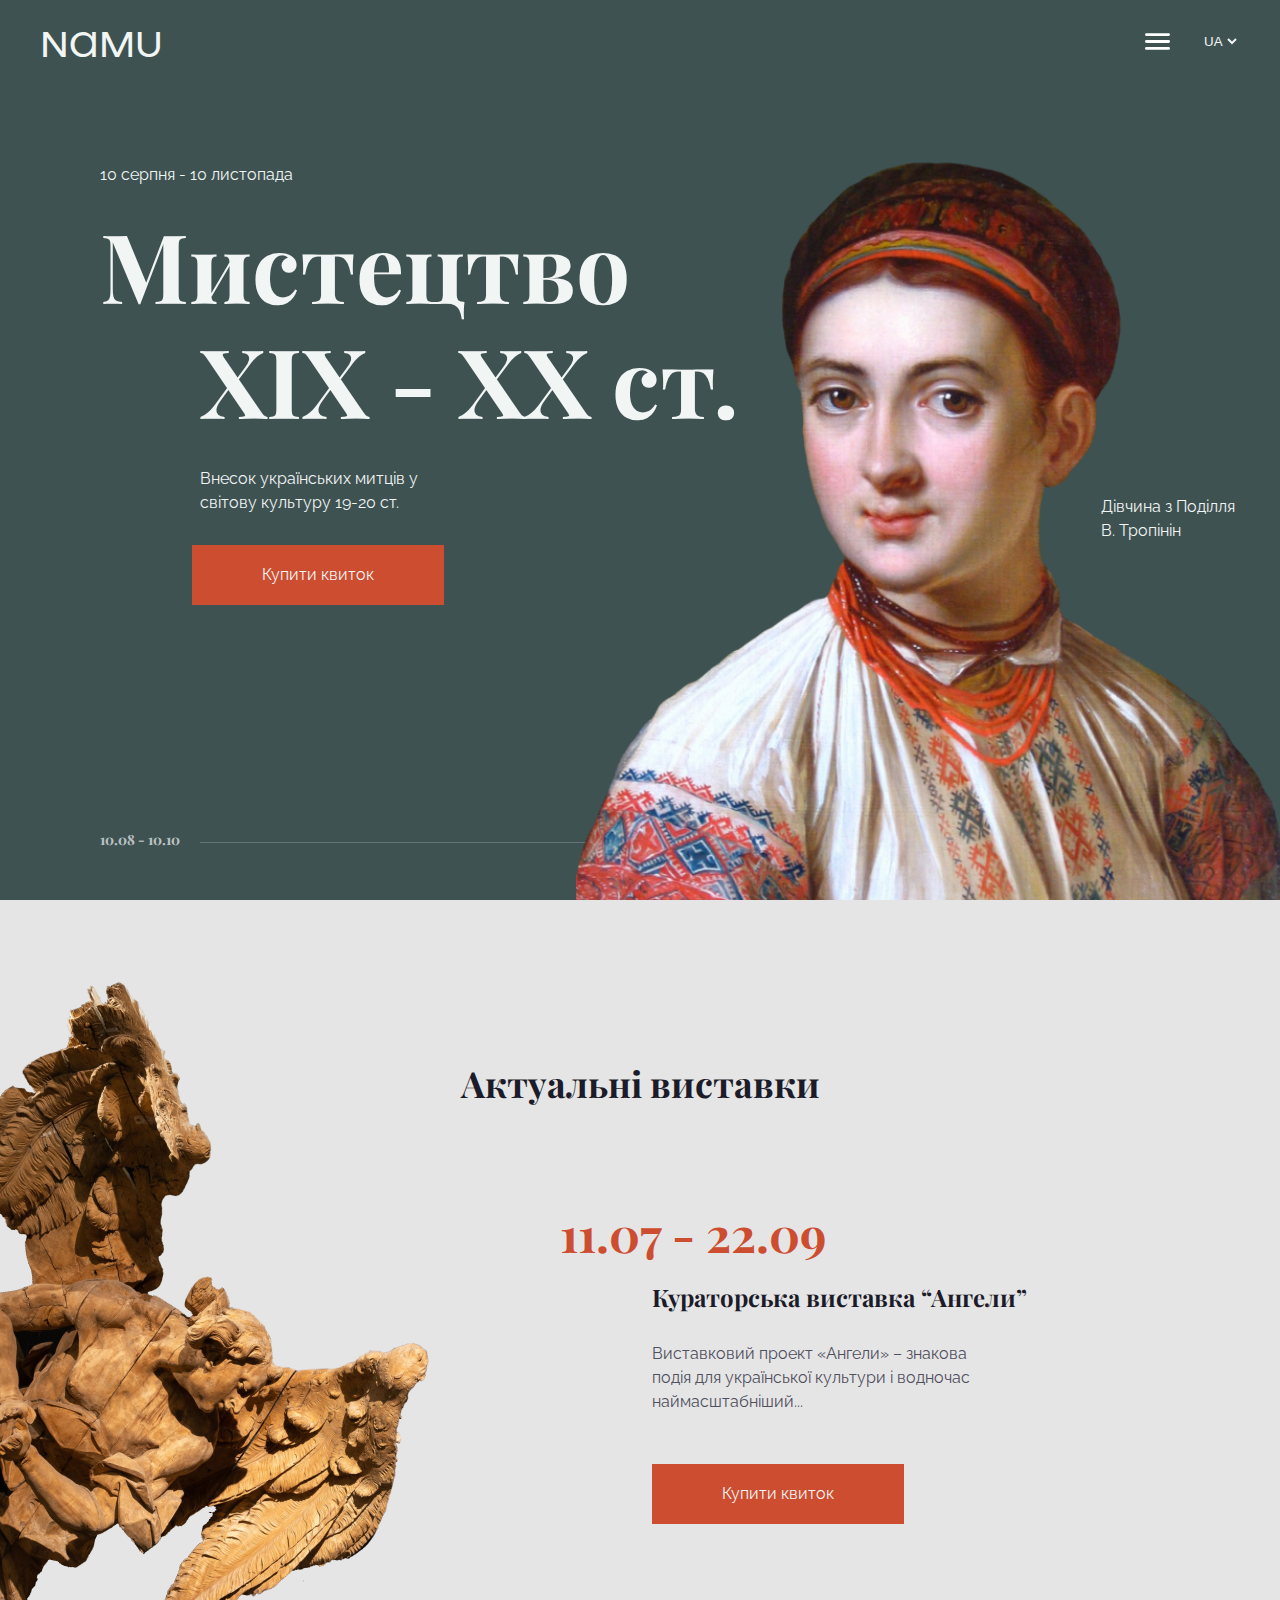
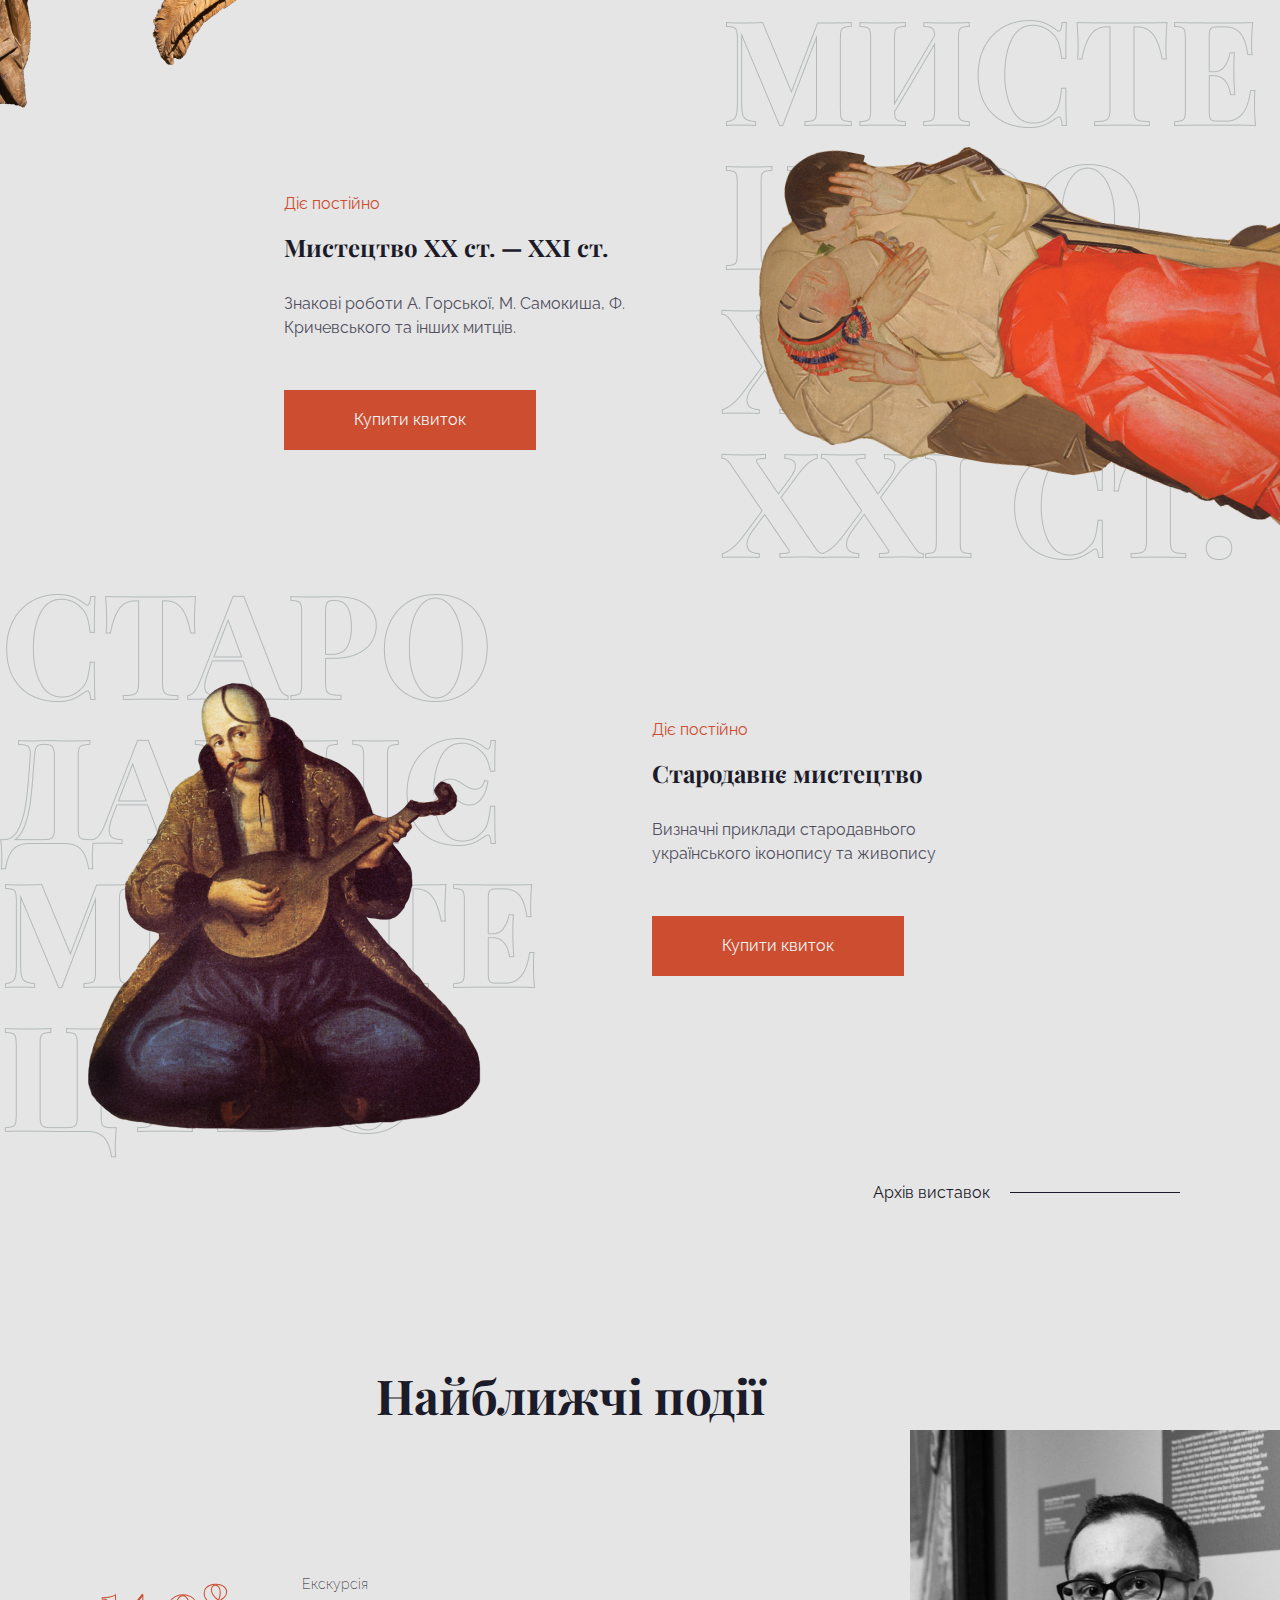
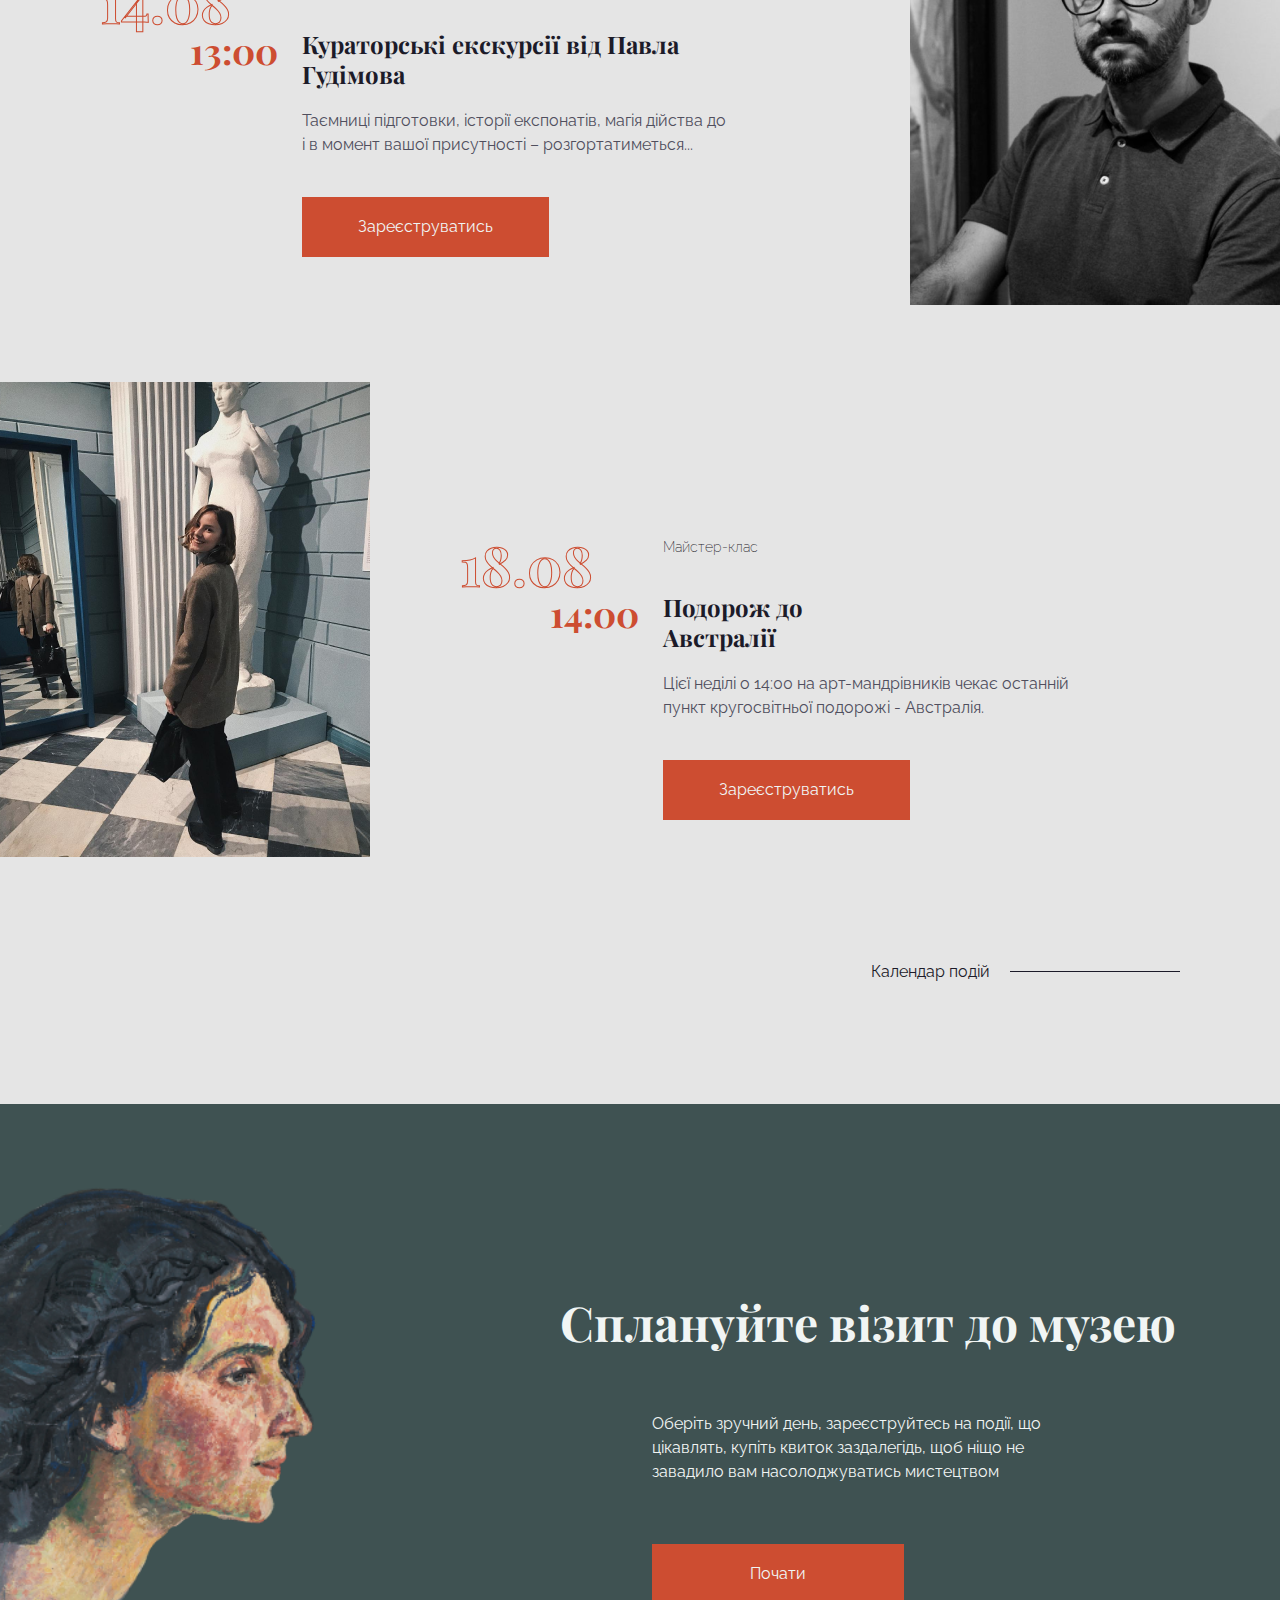
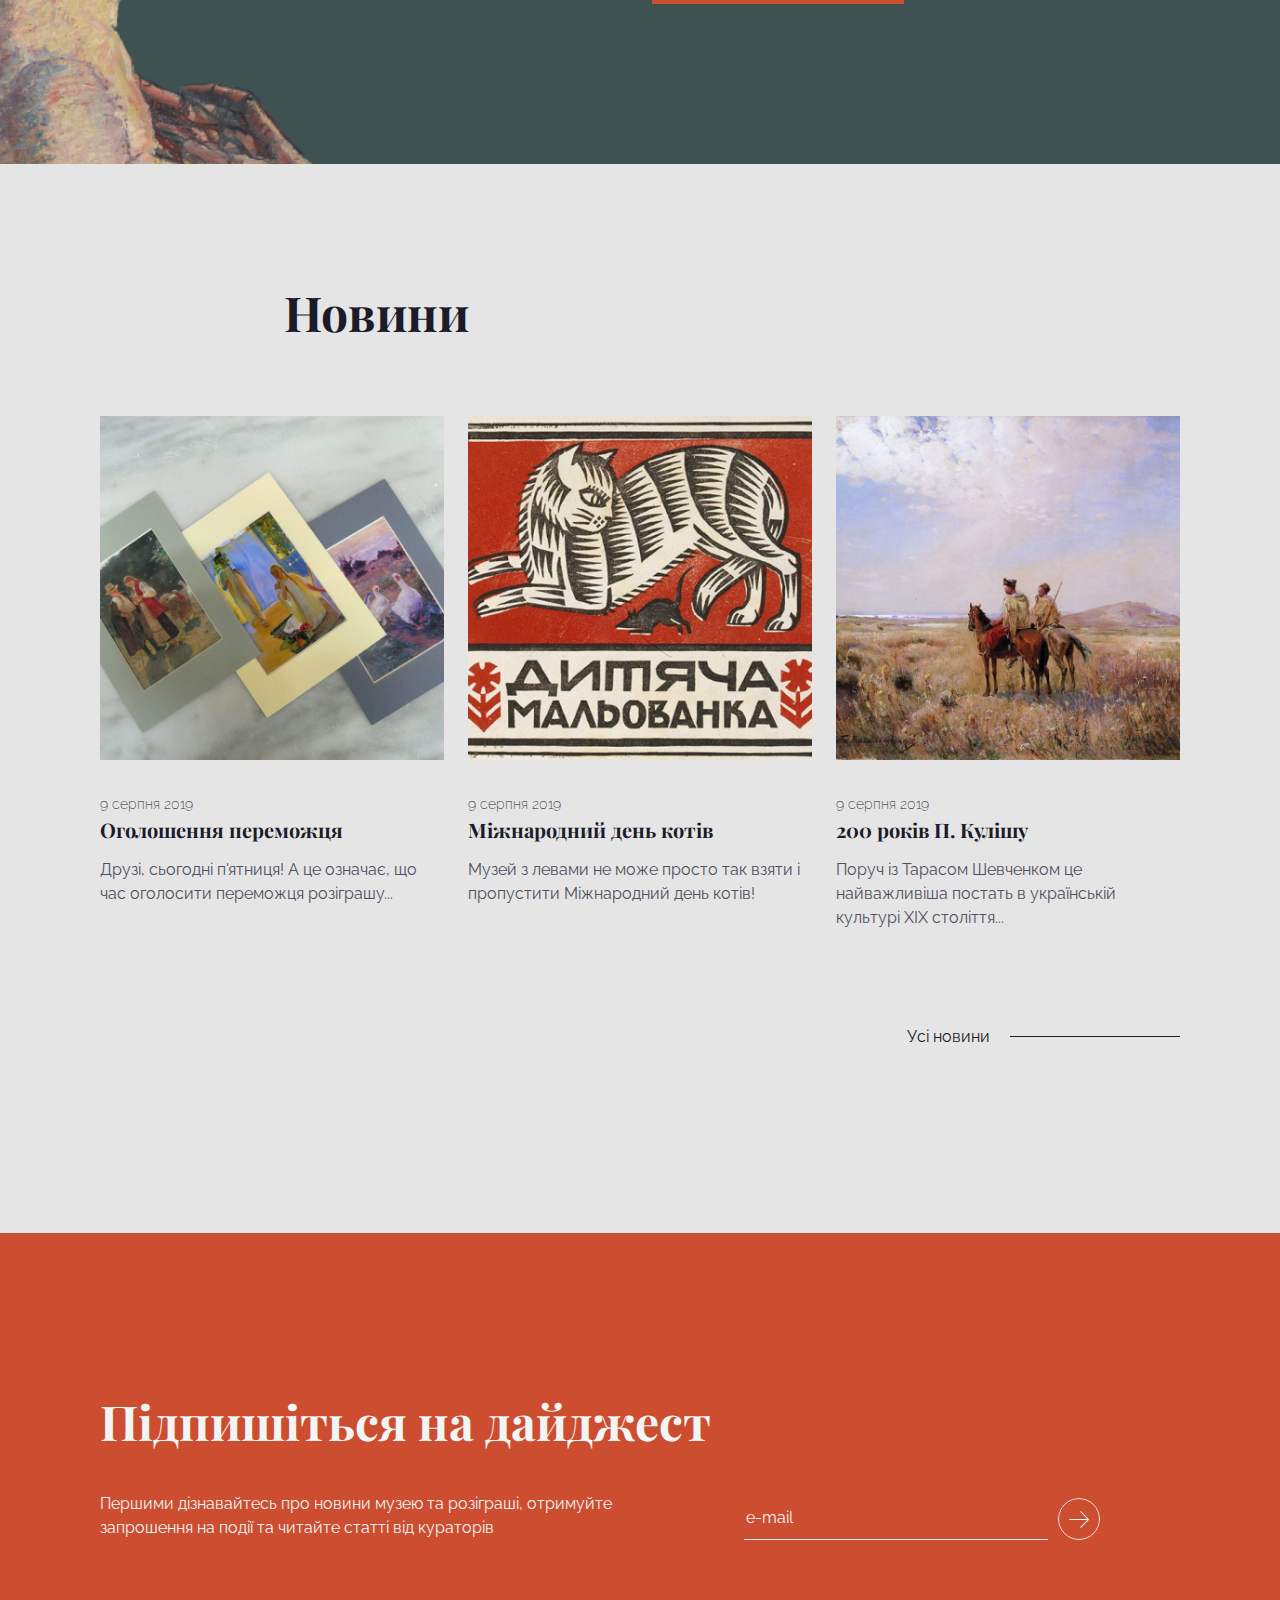
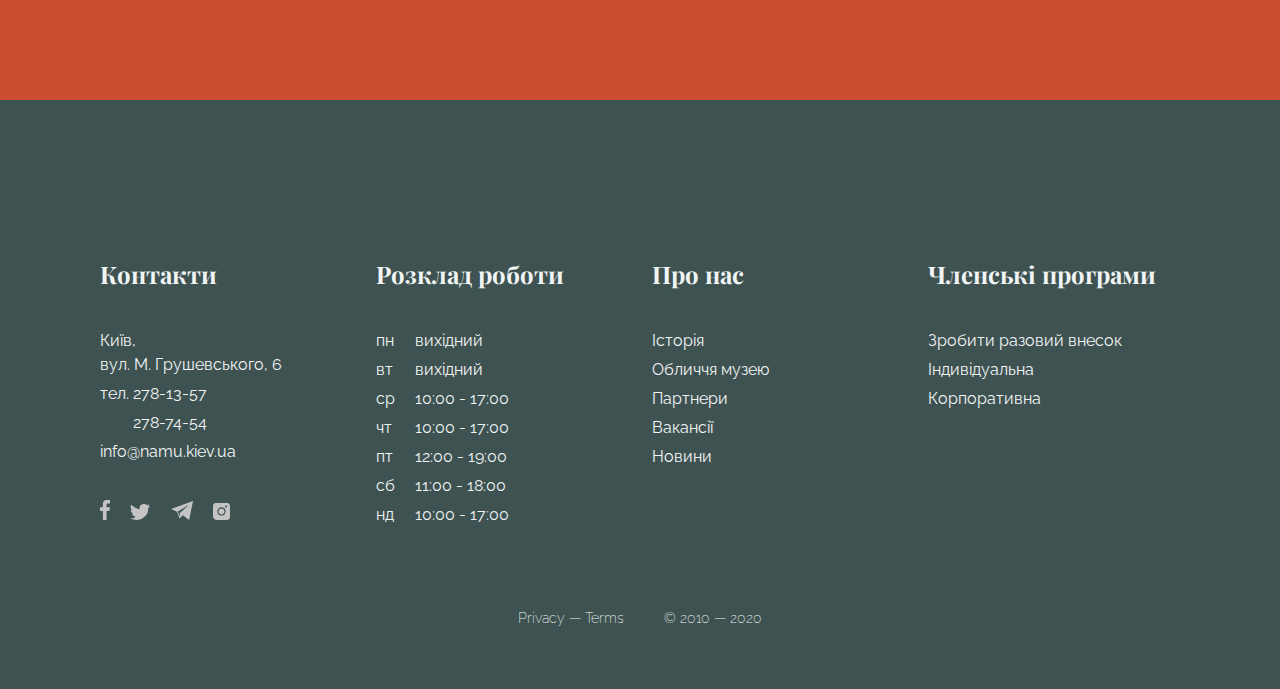
<file: index.html>
<!DOCTYPE html><html lang="en" class="page"><head><meta charset="UTF-8"><meta name="viewport" content="width=device-width, initial-scale=1.0"><title>NAMU</title><link rel="shortcut icon" href="favicon.ea31f856.ico" type="image/x-icon"><link rel="preconnect" href="https://fonts.googleapis.com"><link rel="preconnect" href="https://fonts.gstatic.com"><link href="https://fonts.googleapis.com/css2?family=Playfair+Display:wght@700&display=swap" rel="stylesheet"><link rel="preconnect" href="https://fonts.googleapis.com"><link rel="preconnect" href="https://fonts.gstatic.com"><link href="https://fonts.googleapis.com/css2?family=Playfair+Display:wght@700&family=Raleway:wght@200;400&display=swap" rel="stylesheet"><link rel="stylesheet" href="main.9708b135.css"></head><body class="page__body"> <header class="header"> <div class="top-actions header__top-actions"> <a href="#" class="logo">NAMU</a> <a href="#menu" class="icon icon--menu"></a> <select class="select header__select" name="language"> <option value="UA">UA</option> <option value="EN">EN</option> <option value="DE">DE</option> </select> </div> <div class="container"> <div class="header__content"> <div class="header__text-block"> <p class="header__date">10 серпня - 10 листопада</p> <h1 class="header__title"> Мистецтво<br> <span class="header__title--2nd-part">ХІХ - ХХ ст.</span> </h1> <p class="header__text">Внесок українських митців у<br>світову культуру 19-20 ст.</p> </div> <div class="grid"> <a href="#exhibitions" class="button__link grid__item grid__item--1-2 grid__item--tablet-1-3 grid__item--desktop-2-4"> <div class="button button--orange"> Купити квиток </div> </a> </div> <span class="header__bottom-date">10.08 - 10.10</span> </div> </div> <div class="header__image"> <span class="header__image-caption">Дівчина з Поділля <br>В. Тропінін</span> </div> </header> <nav class="menu page__menu" id="menu"> <div class="top-actions menu__top-actions top-actions--menu"> <a href="#" class="logo">NAMU</a> <select class="select menu__select" name="language"> <option value="UA">UA</option> <option value="EN">EN</option> <option value="DE">DE</option> </select> <a href="#" class="icon icon--close"></a> </div> <div class="container"> <div class="menu__content"> <div class="menu__text"> <p class="menu__address"> <span class="menu__address--thin">Розклад сьогодні: </span> <span>12:00 - 19:00</span> </p> <p class="menu__address"> <span class="menu__address--thin">Адреса: </span> <span>Київ, вул. М. Грушевського, 6</span> </p> </div> <ul class="menu__list"> <li class="menu__item"> <a href="#visit" class="menu__link">Спланувати візит</a> </li> <li class="menu__item"> <a href="#exhibitions" class="menu__link">Виставки та події</a> </li> <li class="menu__item"> <a href="#events" class="menu__link">Колеція</a> </li> </ul> <div class="grid"> <a href="#exhibitions" class="button__link grid__item grid__item--1-2 grid__item--tablet-1-3"> <div class="button button--orange"> Купити квиток </div> </a> <a href="#subscribe" class="button__link grid__item grid__item--1-2 grid__item--tablet-4-6"> <div class="button button--gray"> Стати членом </div> </a> </div> </div> <img class="menu__image" src="menu-image.1785e650.png" alt="ukrainian woman"> </div> </nav> <section class="exhibitions" id="exhibitions"> <div class="container"> <div class="exhibitions__content"> <h3 class="exhibitions__title"> Актуальні виставки </h3> <div class="exposition exhibitions__exposition grid"> <span class="exposition__date grid__item grid__item--1-2 grid__item--tablet-2-6 grid__item--desktop-6-9">11.07 - 22.09</span> <h4 class="exposition__title grid__item grid__item--1-2 grid__item--tablet-3-6 grid__item--desktop-7-11">Кураторська виставка “Ангели”</h4> <p class="exposition__text grid__item grid__item--1-1 grid__item--tablet-3-5 grid__item--desktop-7-10">Виставковий проект «Ангели» – знакова подія для української культури і водночас наймасштабніший...</p> <a href="#exhibitions" class="button__link grid__item grid__item--desktop-7-9"> <div class="button button--orange exhibitions__button"> Купити квиток </div> </a> </div> <div class="exposition exhibitions__exposition grid"> <span class="exposition__date exposition__date--small grid__item--1-2 grid__item--tablet-2-4 grid__item--desktop-3-4">Діє постійно</span> <h4 class="exposition__title grid__item grid__item--1-2 grid__item--tablet-2-5 grid__item--desktop-3-6">Мистецтво ХХ ст. — XXI ст.</h4> <p class="exposition__text grid__item grid__item--2-2 grid__item--tablet-2-3 grid__item--desktop-3-6">Знакові роботи А. Горської, М. Самокиша, Ф. Кричевського та інших митців.</p> <a href="#exhibitions" class="button__link grid__item grid__item--desktop-3-5"> <div class="button button--orange exhibitions__button"> Купити квиток </div> </a> </div> <div class="exposition exhibitions__exposition exhibitions__exposition--last grid"> <span class="exposition__date exposition__date--small grid__item--1-2 grid__item--tablet-3-5 grid__item--desktop-7-8">Діє постійно</span> <h4 class="exposition__title grid__item grid__item--1-2 grid__item--tablet-3-5 grid__item--desktop-7-10">Стародавнє мистецтво</h4> <p class="exposition__text grid__item grid__item--1-1 grid__item--tablet-3-5 grid__item--desktop-7-10">Визначні приклади стародавнього українського іконопису та живопису </p> <a href="#exhibitions" class="button__link grid__item grid__item--desktop-7-9"> <div class="button button--orange exhibitions__button"> Купити квиток </div> </a> </div> <a href="#" class="divider-link exhibitions__divider-link">Архів виставок</a> </div> </div> <img class="exhibitions__image exhibitions__image--1" src="exhibitions_img-1.0d3ae4bf.png" alt="angels"> <img class="exhibitions__image exhibitions__image--2" src="exhibitions_img-2.bc67c581.png" alt="art of twentieth century"> <img class="exhibitions__image exhibitions__image--2-text" src="exhibitions_img-2-text.307fd642.png" alt="art of twentieth century text"> <img class="exhibitions__image exhibitions__image--3" src="exhibitions_img-3.1e6437fc.png" alt="ancient art"> <img class="exhibitions__image exhibitions__image--3-text" src="exhibitions_img-3-text.8f336c05.png" alt="ancient art text"> </section> <section class="events" id="events"> <div class="container events__container"> <div class="grid"> <h2 class="events__title grid__item grid__item--1-2 grid__item--tablet-1-5 grid__item--desktop-4-8">Найближчі події</h2> </div> <div class="event events__event grid"> <span class="event__time grid--item grid__item--1-1">14 серпня, 13:00</span> <span class="event__date grid--item grid__item--1-1 grid__item--desktop-1-2">14.08</span> <span class="event__type grid--item grid__item--2-2 grid__item--desktop-3-3">Екскурсія</span> <span class="event__time--tablet grid--item grid__item--1-1 grid__item--desktop-2-2">13:00</span> <h4 class="event__name grid--item grid__item--1-2 grid__item--tablet-2-5 grid__item--desktop-3-7">Кураторські екскурсії від Павла Гудімова</h4> <p class="event__description grid--item grid__item--1-2 grid__item--tablet-2-6 grid__item--desktop-3-7"> Таємниці підготовки, історії експонатів, магія дійства до і в момент вашої присутності – розгортатиметься... </p> <a href="#exhibitions" class="button__link grid__item grid__item--1-2 grid__item--tablet-2-4 grid__item--desktop-3-5"> <div class="button button--orange"> Зареєструватись </div> </a> <img class="event__image event__image--1" src="event_img-1.ce7a926a.png" alt="Pavlo Hudimov"> </div> <div class="event grid"> <span class="event__time grid--item grid__item--1-1">18 серпня, 14:00</span> <span class="event__date grid--item grid__item--1-1 grid__item--desktop-5-6">18.08</span> <span class="event__type grid--item grid__item--2-2 grid__item--tablet-2-3 grid__item--desktop-7-8">Майстер-клас</span> <span class="event__time--tablet grid--item grid__item--1-1 grid__item--desktop-6-6">14:00</span> <h4 class="event__name grid--item grid__item--1-2 grid__item--tablet-2-5 grid__item--desktop-7-9">Подорож до Австралії</h4> <p class="event__description grid--item grid__item--1-2 grid__item--tablet-2-6 grid__item--desktop-7-11"> Цієї неділі о 14:00 на арт-мандрівників чекає останній пункт кругосвітньої подорожі - Австралія. </p> <a href="#exhibitions" class="button__link grid__item grid__item--1-2 grid__item--tablet-2-4 grid__item--desktop-7-9"> <div class="button button--orange"> Зареєструватись </div> </a> <img class="event__image event__image--2" src="event_img-2.0cc26362.png" alt="Travel to Australia"> </div> <a href="#" class="divider-link events__divider-link">Календар подій</a> </div> </section> <section class="visit" id="visit"> <div class="container grid"> <h2 class="visit__title grid__item grid__item--1-2 grid__item--tablet-1-6 grid__item--desktop-6-12"> Сплануйте візит до музею </h2> <p class="visit__description grid__item grid__item--1-2 grid__item--tablet-3-6 grid__item--desktop-7-11"> Оберіть зручний день, зареєструйтесь на події, що цікавлять, купіть квиток заздалегідь, щоб ніщо не завадило вам насолоджуватись мистецтвом </p> <a href="#events" class="button__link grid__item grid__item--1-2 grid__item--tablet-3-5 grid__item--desktop-7-9"> <div class="button button--orange"> Почати </div> </a> </div> <img class="visit__image" src="visit_img.b5ff06cc.png" alt="woman"> </section> <section class="news" id="news"> <div class="container"> <div class="grid"> <h3 class="news__title grid__item grid__item--1-2 grid__item--tablet-1-3 grid__item--desktop-3-5"> Новини </h3> <div class="news-card grid__item grid__item--1-2 grid__item--tablet-1-3 grid__item--desktop-1-4"> <img class="news-card__image" src="news_img.032a650b.png" alt="picture"> <span class="news-card__date">9 серпня 2019</span> <h5 class="news-card__title">Оголошення переможця</h5> <p class="news-card__description">Друзі, сьогодні п'ятниця! А це означає, що час оголосити переможця розіграшу...</p> </div> <div class="news-card news-card--second grid__item grid__item--tablet-4-6 grid__item--desktop-5-8"> <img class="news-card__image" src="news_img-2.b64a24d0.png" alt="picture"> <span class="news-card__date">9 серпня 2019</span> <h5 class="news-card__title">Міжнародний день котів</h5> <p class="news-card__description">Музей з левами не може просто так взяти і пропустити Міжнародний день котів!</p> </div> <div class="news-card news-card--third grid__item grid__item--desktop-9-12"> <img class="news-card__image" src="news_img-3.3c79b5c8.png" alt="picture"> <span class="news-card__date">9 серпня 2019</span> <h5 class="news-card__title">200 років П. Кулішу</h5> <p class="news-card__description">Поруч із Тарасом Шевченком це найважливіша постать в українській культурі ХІХ століття...</p> </div> </div> <div class="slider news__slider"> <span class="slider__circle"></span> <span class="slider__circle"></span> <span class="slider__circle"></span> </div> <a href="#" class="divider-link news__divider-link">Усі новини</a> </div> </section> <section class="subscribe" id="subscribe"> <div class="container"> <h3 class="subscribe__title"> Підпишіться на дайджест </h3> <div class="grid subscribe__grid"> <p class="subscribe__description grid__item grid__item--1-2 grid__item--tablet-1-6 grid__item--desktop-1-6"> Першими дізнавайтесь про новини музею та розіграші, отримуйте запрошення на події та читайте статті від кураторів </p> <form class="subscribe__form grid__item grid__item--1-2 grid__item--tablet-1-6 grid__item--desktop-8-12" action="#" method="GET"> <input type="email" class="subscribe__input" placeholder="e-mail"> <button type="submit" class="icon icon--submit"></button> </form> </div> </div> </section> <footer class="footer"> <div class="container"> <div class="grid footer__grid"> <div class="footer__contacts grid__item grid__item--1-2 grid__item--tablet-1-3"> <h4 class="footer__title">Контакти</h4> <ul class="footer__list"> <li class="footer__list-item"> <a class="footer__link" href="https://goo.gl/maps/aWQow7gNupKvAZxS7" rel="noopener" target="_blank"> Київ,<br>вул. М. Грушевського, 6 </a> </li> <li class="footer__list-item"> <a class="footer__link" href="tel:+380442781357">тел. 278-13-57</a> </li> <li class="footer__list-item"> <a class="footer__link footer__tel" href="tel:+380442787454">278-74-54</a> </li> <li class="footer__list-item"> <a class="footer__link" href="mailto:info@namu.kiev.ua">info@namu.kiev.ua</a> </li> </ul> <ul class="footer__soc-networks"> <li class="footer__list-item"> <a href="https://www.facebook.com/namu.museum/" rel="noopener" target="_blank"> <img class="footer__network-link" src="facebook.f0740b22.svg" alt="facebook"> </a> </li> <li class="footer__list-item"> <a href="https://twitter.com/NAMU_120" target="_blank" rel="noopener"> <img class="footer__network-link" src="twitter.fc5aea24.svg" alt="twitter"> </a> </li> <li class="footer__list-item"> <a href="https://t.me/s/namu_museum120" rel="noopener" target="_blank"> <img class="footer__network-link" src="telegram.c7b5ff0f.svg" alt="telegram"> </a> </li> <li class="footer__list-item"> <a href="https://www.instagram.com/namu.museum/?hl=ru" rel="noopener" target="_blank"> <img class="footer__network-link" src="instagram.fb34b350.svg" alt="instagram"> </a> </li> </ul> </div> <div class="footer__working-hours grid__item grid__item--1-2 grid__item--tablet-4-6"> <h4 class="footer__title">Розклад роботи</h4> <div class="footer__timetable"> <ul class="footer__list footer__list--day"> <li class="footer__text footer__list-item">пн</li> <li class="footer__text footer__list-item">вт</li> <li class="footer__text footer__list-item">ср</li> <li class="footer__text footer__list-item">чт</li> <li class="footer__text footer__list-item">пт</li> <li class="footer__text footer__list-item">сб</li> <li class="footer__text footer__list-item">нд</li> </ul> <ul class="footer__list"> <li class="footer__text footer__list-item">вихідний</li> <li class="footer__text footer__list-item">вихідний</li> <li class="footer__text footer__list-item">10:00 - 17:00</li> <li class="footer__text footer__list-item">10:00 - 17:00</li> <li class="footer__text footer__list-item">12:00 - 19:00</li> <li class="footer__text footer__list-item">11:00 - 18:00</li> <li class="footer__text footer__list-item">10:00 - 17:00</li> </ul> </div> </div> <div class="footer__about-us grid__item grid__item--1-2 grid__item--tablet-1-3 grid__item--desktop-7-9"> <h4 class="footer__title">Про нас</h4> <ul class="footer__list"> <li class="footer__list-item"> <a href="#exhibitions" class="footer__link">Історія</a> </li> <li class="footer__list-item"> <a href="#events" class="footer__link">Обличчя музею</a> </li> <li class="footer__list-item"> <a href="#subscribe" class="footer__link">Партнери</a> </li> <li class="footer__list-item"> <a href="#subscribe" class="footer__link">Вакансії</a> </li> <li class="footer__list-item"> <a href="#news" class="footer__link">Новини</a> </li> </ul> </div> <div class="footer__member grid__item grid__item--1-2 grid__item--tablet-4-6 grid__item--desktop-10-12"> <h4 class="footer__title"> Членські програми </h4> <ul class="footer__list"> <li class="footer__list-item"> <a href="#subscribe" class="footer__link">Зробити разовий внесок</a> </li> <li class="footer__list-item"> <a href="#subscribe" class="footer__link">Індивідуальна</a> </li> <li class="footer__list-item"> <a href="#subscribe" class="footer__link">Корпоративна</a> </li> </ul> </div> </div> <div class="footer__privacy"> <a href="#" class="footer__privacy-link footer__bottom-text">Privacy — Terms</a> <span class="footer__bottom-text">© 2010 — 2020</span> </div> </div> </footer> <script type="text/javascript" src="main.b2b0b56a.js"></script> </body></html>
</file>
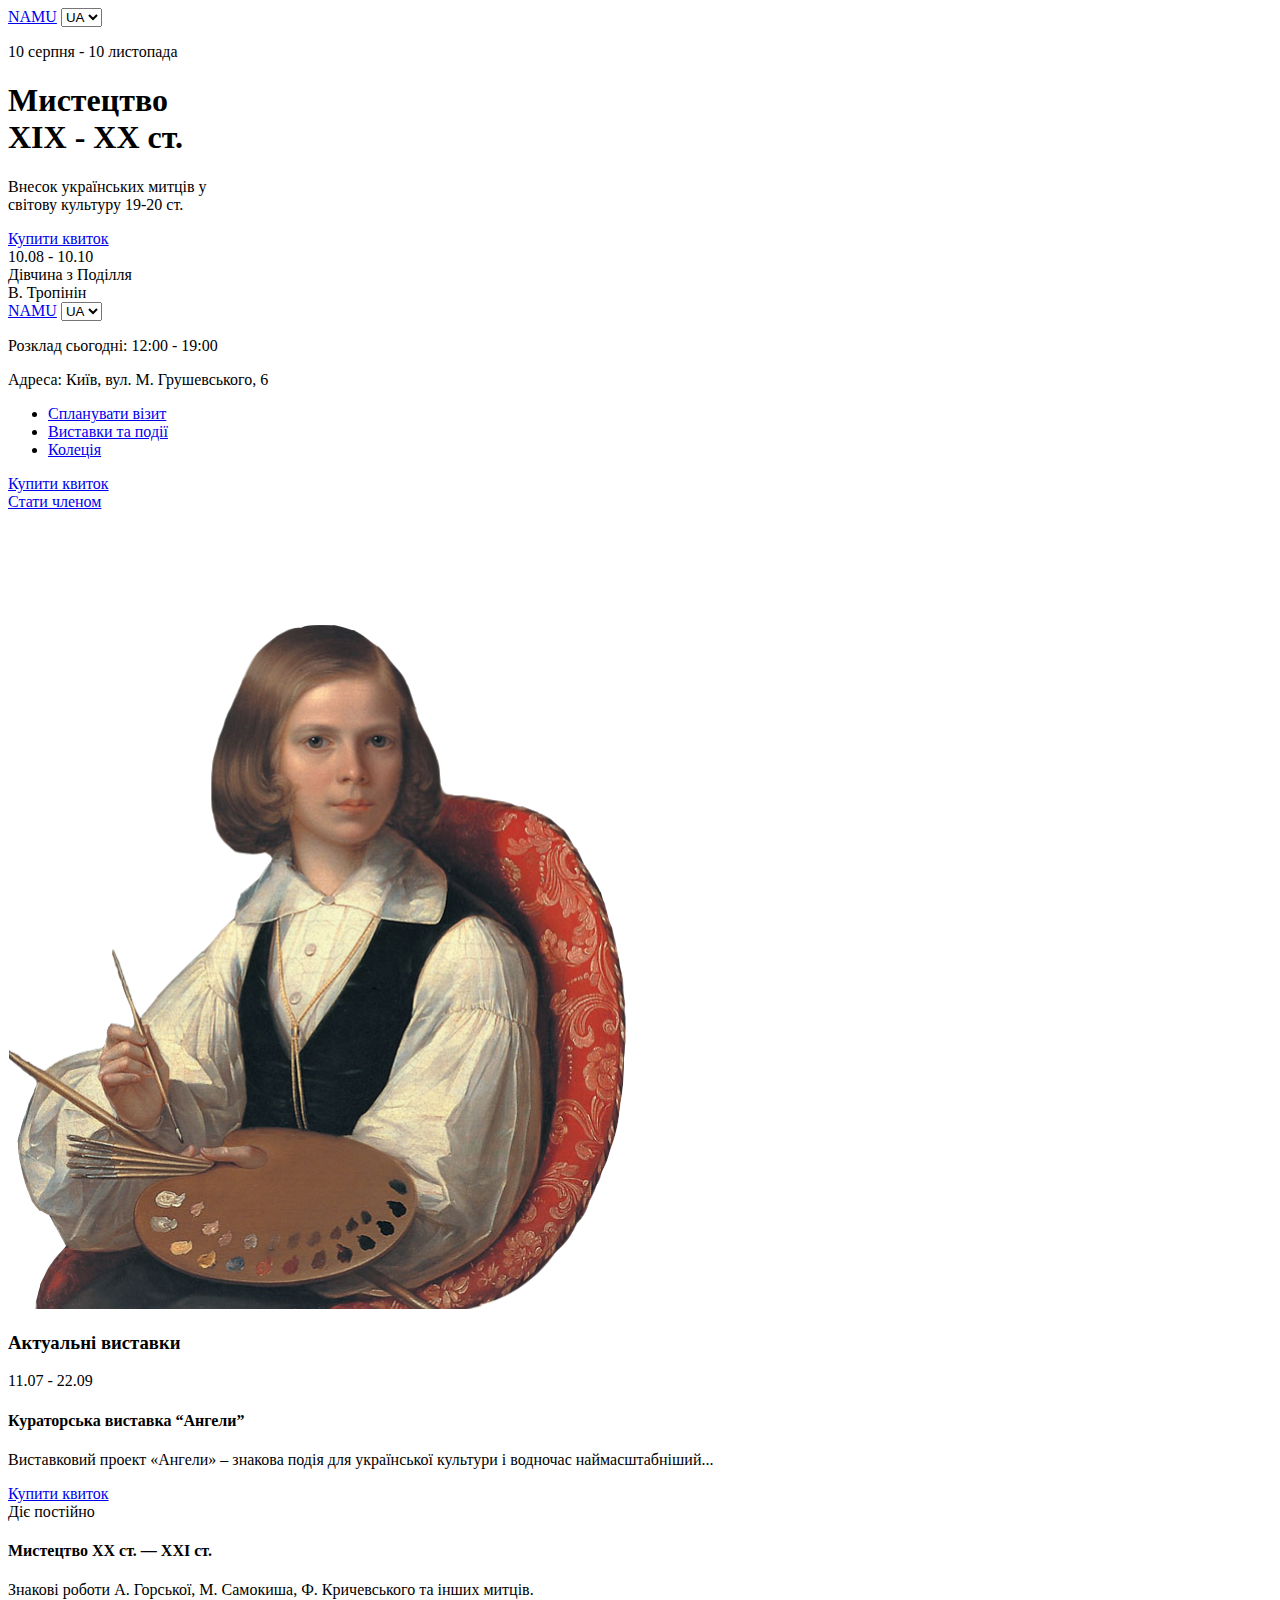
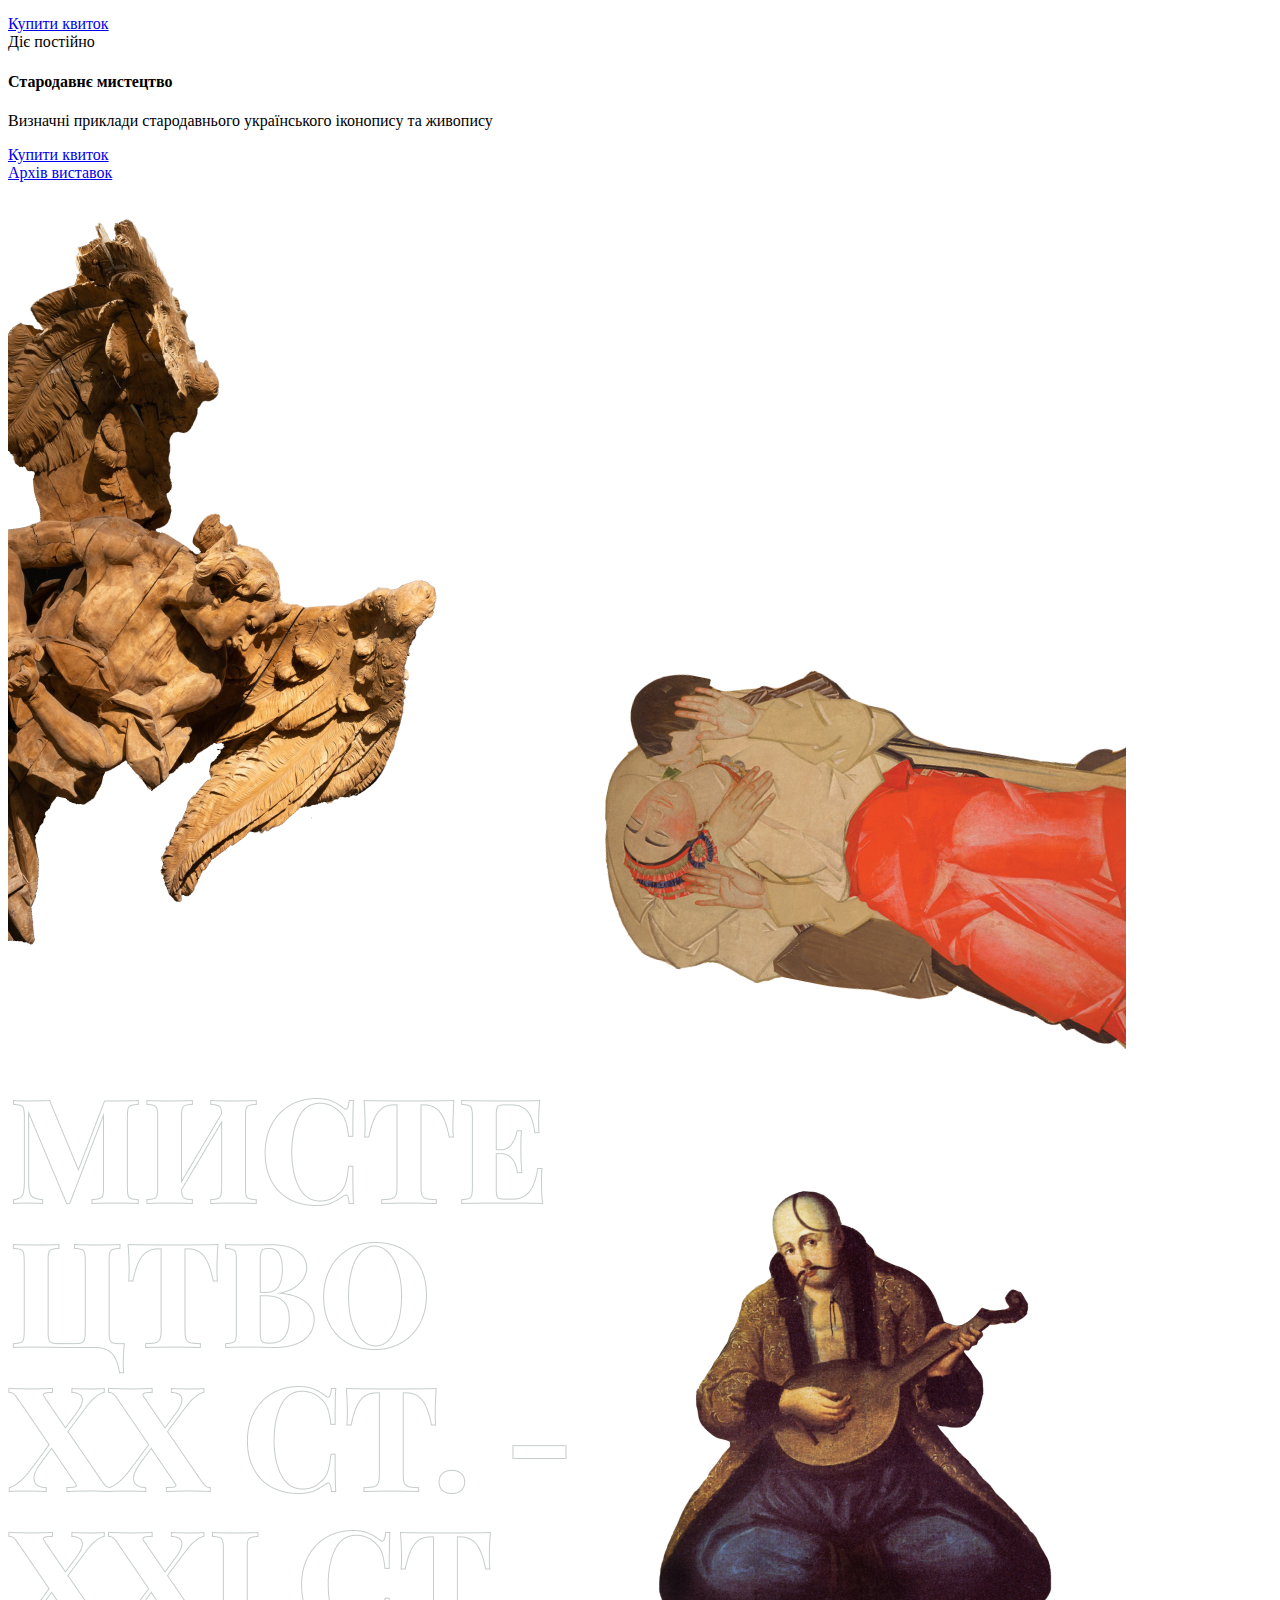
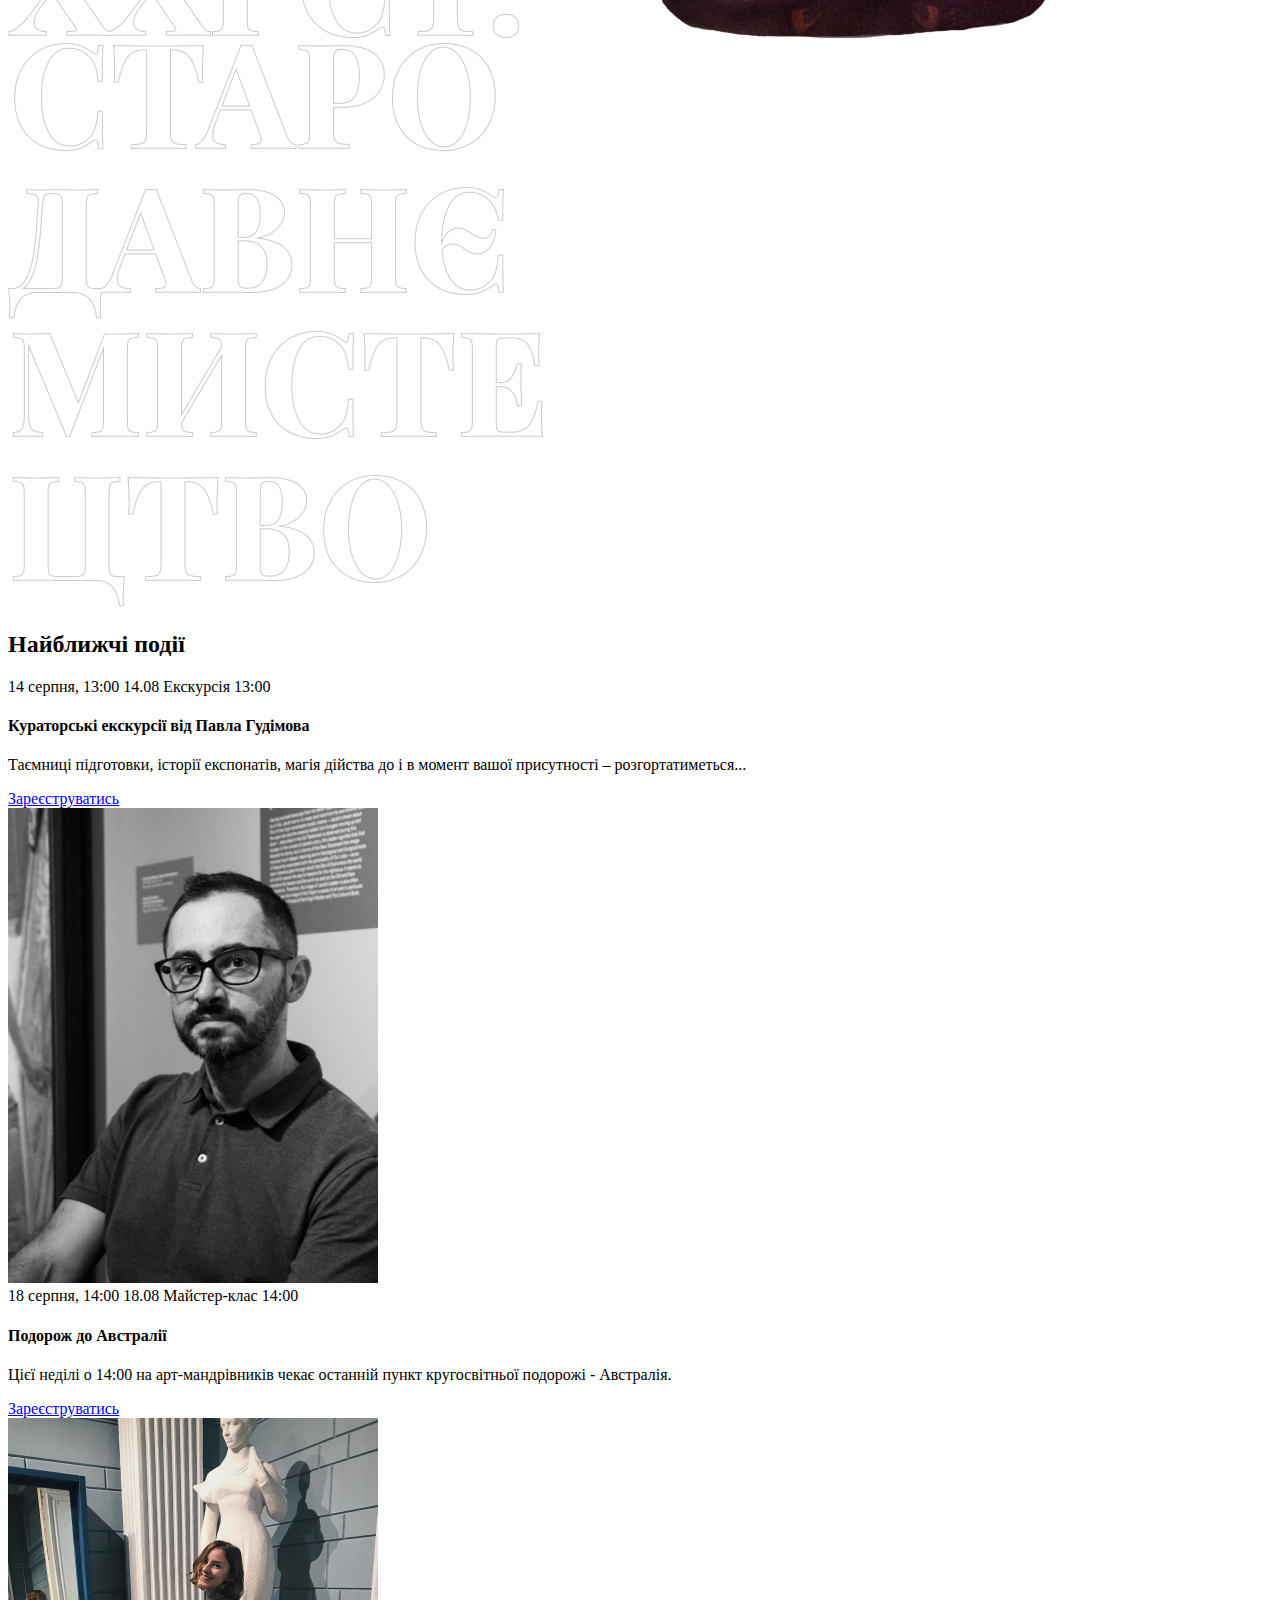
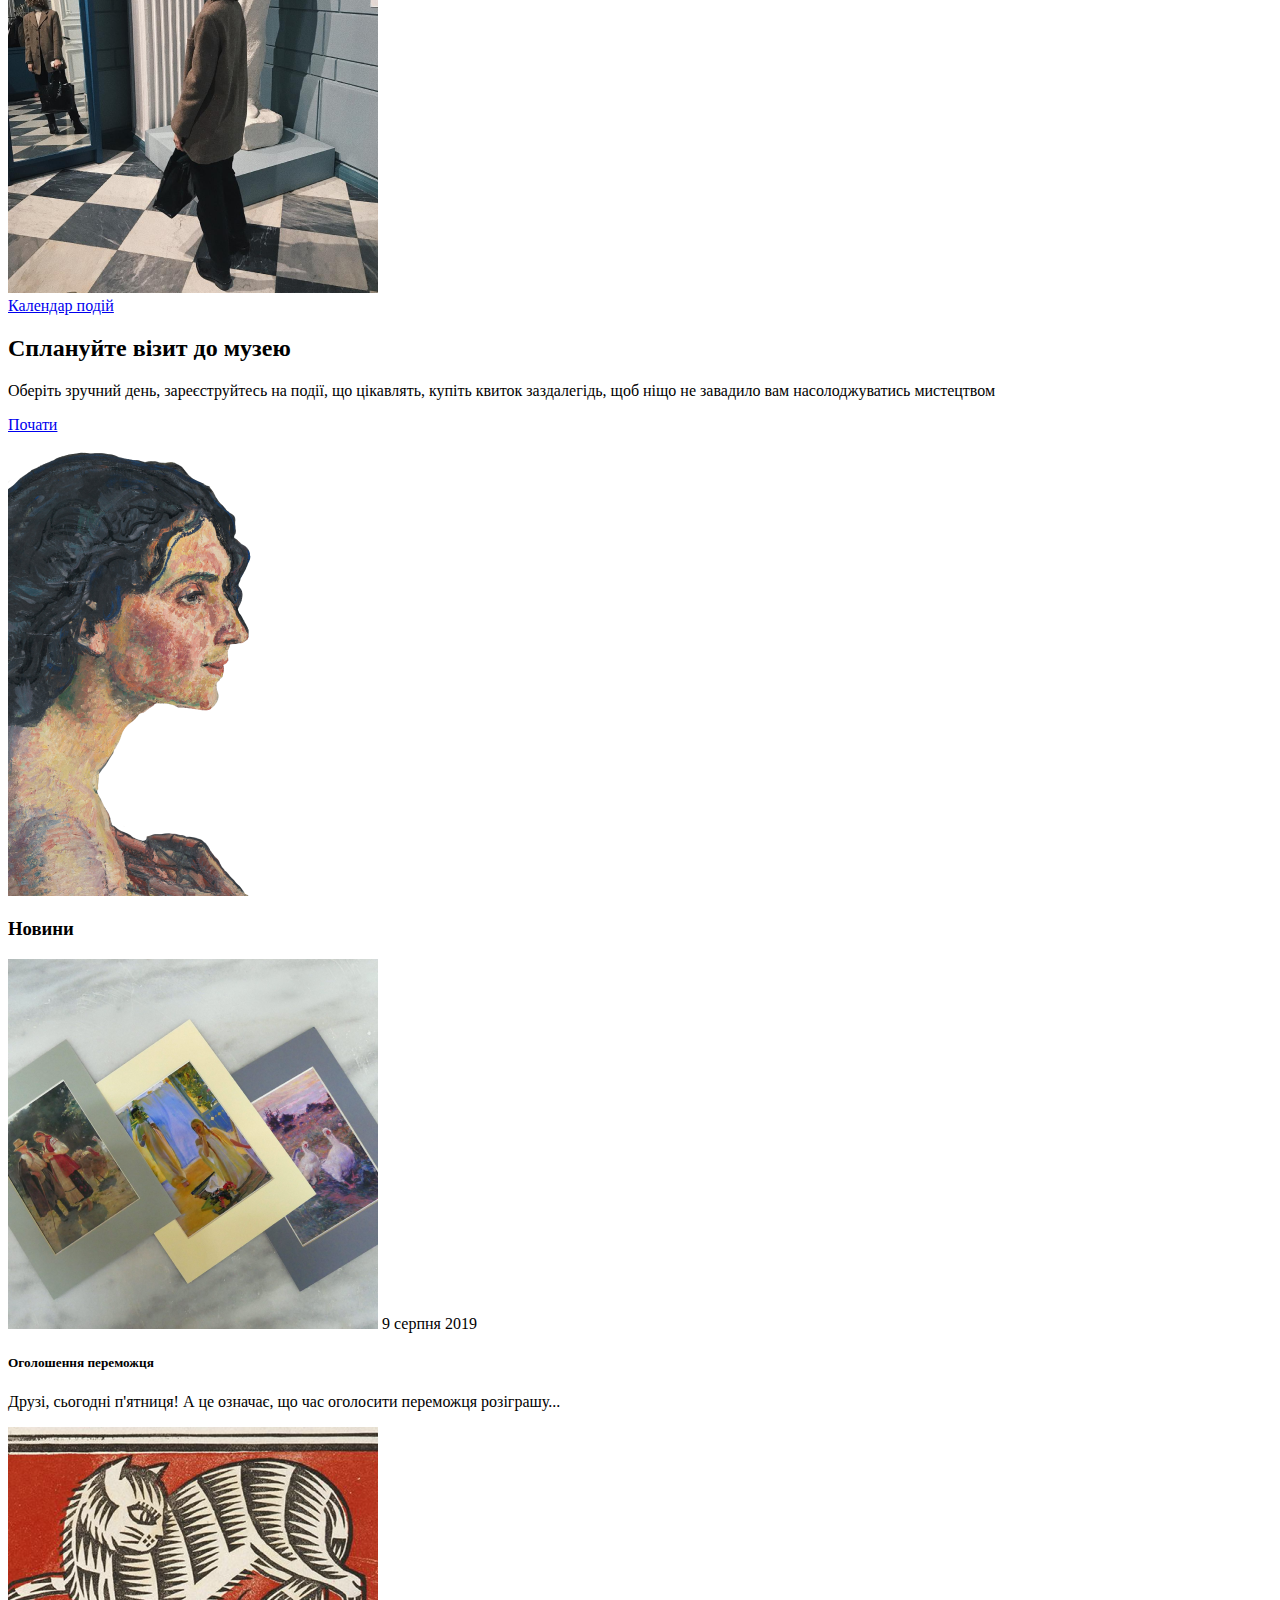
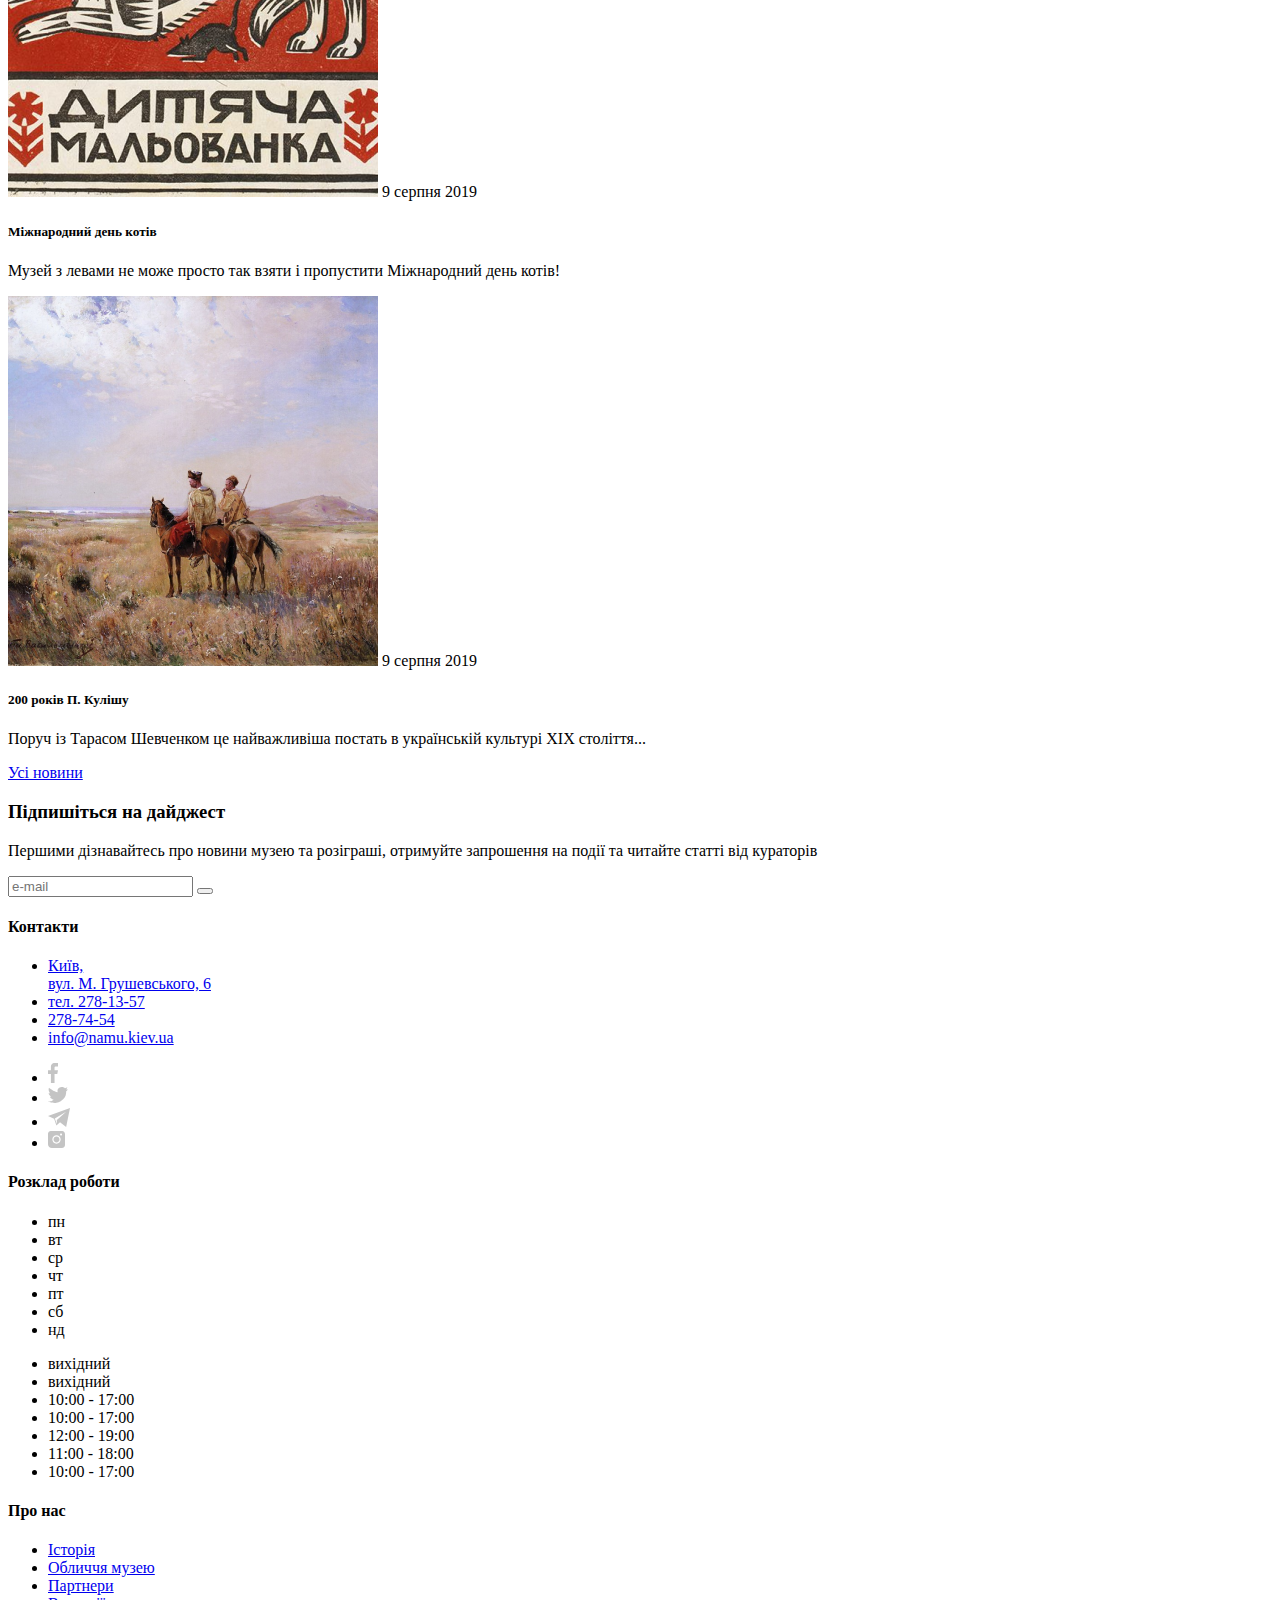
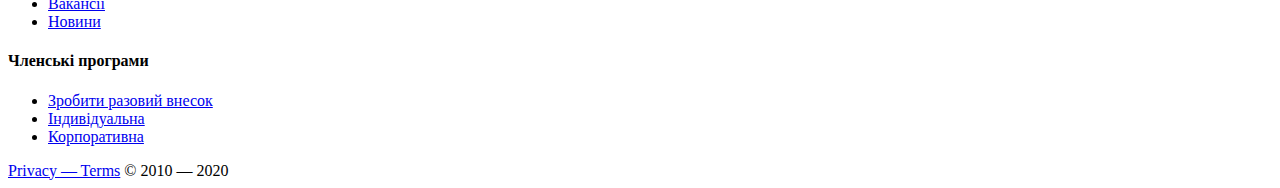
<file: src/index.html>
<!DOCTYPE html>
<html lang="en" class="page">
  <head>
    <meta charset="UTF-8">
    <meta name="viewport" content="width=device-width, initial-scale=1.0">
    <title>NAMU</title>
    <link rel="shortcut icon"
     href="images/icons/favicon.ico"
     type="image/x-icon"
    >
    <link rel="preconnect" href="https://fonts.googleapis.com">
    <link rel="preconnect" href="https://fonts.gstatic.com">
    <link href="https://fonts.googleapis.com/css2?family=Playfair+Display:wght@700&display=swap" rel="stylesheet">
    <link rel="preconnect" href="https://fonts.googleapis.com">
    <link rel="preconnect" href="https://fonts.gstatic.com">
    <link href="https://fonts.googleapis.com/css2?family=Playfair+Display:wght@700&family=Raleway:wght@200;400&display=swap" rel="stylesheet">
    <link rel="stylesheet" href="./styles/main.scss">
  </head>
  <body class="page__body">
    <header class="header">
      <div class="top-actions header__top-actions">
        <a href="#" class="logo">NAMU</a>
        <a href="#menu" class="icon icon--menu"></a>
        <select class="select header__select" name="language">
          <option value="UA">UA</option>
          <option value="EN">EN</option>
          <option value="DE">DE</option>
        </select>
      </div>
      <div class="container">
        <div class="header__content">
          <div class="header__text-block">
            <p class="header__date">10 серпня - 10 листопада</p>
            <h1 class="header__title">
              Мистецтво<br>
              <span class="header__title--2nd-part">ХІХ - ХХ ст.</span>
            </h1>
            <p class="header__text">Внесок українських митців у<br>світову культуру 19-20 ст.</p>
          </div>
          <div class="grid">
            <a href="#exhibitions" class="button__link grid__item grid__item--1-2 grid__item--tablet-1-3 grid__item--desktop-2-4">
              <div class="button button--orange">
                Купити квиток
              </div>
            </a>
          </div>
          <span class="header__bottom-date">10.08 - 10.10</span>
        </div>
      </div>

      <div class="header__image">
        <span class="header__image-caption">Дівчина з Поділля <br>В. Тропінін</span>
      </div>
    </header>

    <nav class="menu page__menu" id="menu">
      <div class="top-actions menu__top-actions top-actions--menu">
        <a href="#" class="logo">NAMU</a>
        <select class="select menu__select" name="language">
          <option value="UA">UA</option>
          <option value="EN">EN</option>
          <option value="DE">DE</option>
        </select>
        <a href="#" class="icon icon--close"></a>
      </div>
      <div class="container">
        <div class="menu__content">
          <div class="menu__text">
            <p class="menu__address">
              <span class="menu__address--thin">Розклад сьогодні: </span>
              <span>12:00 - 19:00</span>
            </p>
            <p class="menu__address">
              <span class="menu__address--thin">Адреса: </span>
              <span>Київ, вул. М. Грушевського, 6</span>
            </p>
          </div>
          <ul class="menu__list">
            <li class="menu__item">
              <a href="#visit" class="menu__link">Спланувати візит</a>
            </li>
            <li class="menu__item">
              <a href="#exhibitions" class="menu__link">Виставки та події</a>
            </li>
            <li class="menu__item">
              <a href="#events" class="menu__link">Колеція</a>
            </li>
          </ul>

          <div class="grid">
            <a href="#exhibitions" class="button__link grid__item grid__item--1-2 grid__item--tablet-1-3">
              <div class="button button--orange">
                Купити квиток
              </div>
            </a>

            <a href="#subscribe" class="button__link grid__item grid__item--1-2 grid__item--tablet-4-6">
              <div class="button button--gray">
                Стати членом
              </div>
            </a>
          </div>
        </div>
        <img
          class="menu__image"
          src="images/menu-image.png"
          alt="ukrainian woman"
        >
      </div>
    </nav>

    <section class="exhibitions" id="exhibitions">
      <div class="container">
        <div class="exhibitions__content">
          <h3 class="exhibitions__title">
            Актуальні виставки
          </h3>

          <div class="exposition exhibitions__exposition grid">
            <span class="exposition__date grid__item grid__item--1-2 grid__item--tablet-2-6 grid__item--desktop-6-9">11.07 - 22.09</span>
            <h4 class="exposition__title grid__item grid__item--1-2 grid__item--tablet-3-6 grid__item--desktop-7-11">Кураторська виставка “Ангели”</h4>
            <p class="exposition__text grid__item grid__item--1-1 grid__item--tablet-3-5 grid__item--desktop-7-10">Виставковий проект «Ангели» – знакова подія для української культури і водночас наймасштабніший...</p>
            <a href="#exhibitions" class="button__link grid__item grid__item--desktop-7-9">
              <div class="button button--orange exhibitions__button">
                Купити квиток
              </div>
            </a>
          </div>

          <div class="exposition exhibitions__exposition grid ">
            <span class="exposition__date exposition__date--small grid__item--1-2 grid__item--tablet-2-4 grid__item--desktop-3-4">Діє постійно</span>
            <h4 class="exposition__title grid__item grid__item--1-2 grid__item--tablet-2-5 grid__item--desktop-3-6">Мистецтво ХХ ст. — XXI ст.</h4>
            <p class="exposition__text grid__item grid__item--2-2 grid__item--tablet-2-3 grid__item--desktop-3-6">Знакові роботи А. Горської, М. Самокиша, Ф. Кричевського та інших митців.</p>
            <a href="#exhibitions" class="button__link grid__item grid__item--desktop-3-5">
              <div class="button button--orange exhibitions__button">
                Купити квиток
              </div>
            </a>
          </div>

          <div class="exposition exhibitions__exposition exhibitions__exposition--last grid">
            <span class="exposition__date exposition__date--small grid__item--1-2 grid__item--tablet-3-5 grid__item--desktop-7-8">Діє постійно</span>
            <h4 class="exposition__title grid__item grid__item--1-2 grid__item--tablet-3-5 grid__item--desktop-7-10">Стародавнє мистецтво</h4>
            <p class="exposition__text grid__item grid__item--1-1 grid__item--tablet-3-5 grid__item--desktop-7-10">Визначні приклади стародавнього українського іконопису та живопису </p>
            <a href="#exhibitions" class="button__link grid__item grid__item--desktop-7-9">
              <div class="button button--orange exhibitions__button">
                Купити квиток
              </div>
            </a>
          </div>

          <a href="#" class="divider-link  exhibitions__divider-link">Архів виставок</a>
        </div>
      </div>

      <img
        class="exhibitions__image exhibitions__image--1"
        src="images/exhibitions_img-1.png"
        alt="angels"
      >
      <img
        class="exhibitions__image exhibitions__image--2"
        src="images/exhibitions_img-2.png"
        alt="art of twentieth century"
      >
      <img
        class="exhibitions__image exhibitions__image--2-text"
        src="images/exhibitions_img-2-text.png"
        alt="art of twentieth century text"
      >
      <img
        class="exhibitions__image exhibitions__image--3"
        src="images/exhibitions_img-3.png"
        alt="ancient art"
      >
      <img
        class="exhibitions__image exhibitions__image--3-text"
        src="images/exhibitions_img-3-text.png"
        alt="ancient art text"
      >
    </section>

    <section class="events" id="events">
      <div class="container events__container">
        <div class="grid">
          <h2 class="events__title grid__item grid__item--1-2 grid__item--tablet-1-5 grid__item--desktop-4-8">Найближчі події</h2>
        </div>
        <div class="event events__event grid">
          <span class="event__time grid--item grid__item--1-1">14 серпня, 13:00</span>
          <span class="event__date grid--item grid__item--1-1 grid__item--desktop-1-2">14.08</span>
          <span class="event__type grid--item grid__item--2-2 grid__item--desktop-3-3">Екскурсія</span>
          <span class="event__time--tablet grid--item grid__item--1-1 grid__item--desktop-2-2">13:00</span>
          <h4 class="event__name grid--item grid__item--1-2 grid__item--tablet-2-5 grid__item--desktop-3-7">Кураторські екскурсії від Павла Гудімова</h4>
          <p class="event__description grid--item grid__item--1-2 grid__item--tablet-2-6 grid__item--desktop-3-7">
            Таємниці підготовки, історії експонатів, магія дійства до і в момент вашої присутності – розгортатиметься...
          </p>
          <a href="#exhibitions" class="button__link grid__item grid__item--1-2 grid__item--tablet-2-4 grid__item--desktop-3-5">
            <div class="button button--orange">
              Зареєструватись
            </div>
          </a>
          <img
            class="event__image event__image--1"
            src="images/event_img-1.png"
            alt="Pavlo Hudimov"
          >
        </div>

        <div class="event grid">
          <span class="event__time grid--item grid__item--1-1">18 серпня, 14:00</span>
          <span class="event__date grid--item grid__item--1-1 grid__item--desktop-5-6">18.08</span>
          <span class="event__type grid--item grid__item--2-2 grid__item--tablet-2-3 grid__item--desktop-7-8">Майстер-клас</span>
          <span class="event__time--tablet grid--item grid__item--1-1 grid__item--desktop-6-6">14:00</span>
          <h4 class="event__name grid--item grid__item--1-2 grid__item--tablet-2-5 grid__item--desktop-7-9">Подорож до Австралії</h4>
          <p class="event__description grid--item grid__item--1-2 grid__item--tablet-2-6  grid__item--desktop-7-11">
            Цієї неділі о 14:00 на арт-мандрівників чекає останній пункт кругосвітньої подорожі - Австралія.
          </p>
          <a href="#exhibitions" class="button__link grid__item grid__item--1-2 grid__item--tablet-2-4  grid__item--desktop-7-9">
            <div class="button button--orange">
              Зареєструватись
            </div>
          </a>
          <img
            class="event__image event__image--2"
            src="images/event_img-2.png"
            alt="Travel to Australia"
          >
        </div>

        <a href="#" class="divider-link events__divider-link">Календар подій</a>

      </div>
    </section>

    <section class="visit" id="visit">
      <div class="container grid">
        <h2 class="visit__title grid__item grid__item--1-2 grid__item--tablet-1-6 grid__item--desktop-6-12">
          Сплануйте візит до музею
        </h2>
        <p class="visit__description grid__item grid__item--1-2 grid__item--tablet-3-6 grid__item--desktop-7-11">
          Оберіть зручний день, зареєструйтесь на події, що цікавлять, купіть квиток заздалегідь, щоб ніщо не завадило вам насолоджуватись мистецтвом
        </p>
        <a href="#events" class="button__link grid__item grid__item--1-2  grid__item--tablet-3-5 grid__item--desktop-7-9">
          <div class="button button--orange">
            Почати
          </div>
        </a>
      </div>
      <img
        class="visit__image"
        src="images/visit_img.png"
        alt="woman"
      >
    </section>

    <section class="news" id="news">
      <div class="container">
        <div class="grid">
          <h3 class="news__title grid__item grid__item--1-2 grid__item--tablet-1-3 grid__item--desktop-3-5">
            Новини
          </h3>
          <div class="news-card grid__item grid__item--1-2 grid__item--tablet-1-3 grid__item--desktop-1-4">
            <img
              class="news-card__image"
              src="images/news_img.png"
              alt="picture"
            >
            <span class="news-card__date">9 серпня 2019</span>
            <h5 class="news-card__title">Оголошення переможця</h5>
            <p class="news-card__description">Друзі, сьогодні п'ятниця! А це означає, що час оголосити переможця розіграшу...</p>
          </div>
          <div class="news-card news-card--second grid__item grid__item--tablet-4-6 grid__item--desktop-5-8">
            <img
              class="news-card__image"
              src="images/news_img-2.png"
              alt="picture"
            >
            <span class="news-card__date">9 серпня 2019</span>
            <h5 class="news-card__title">Міжнародний день котів</h5>
            <p class="news-card__description">Музей з левами не може просто так взяти і пропустити Міжнародний день котів!</p>
          </div>
          <div class="news-card news-card--third grid__item grid__item--desktop-9-12">
            <img
              class="news-card__image"
              src="images/news_img-3.png"
              alt="picture"
            >
            <span class="news-card__date">9 серпня 2019</span>
            <h5 class="news-card__title">200 років П. Кулішу</h5>
            <p class="news-card__description">Поруч із Тарасом Шевченком це найважливіша постать в українській культурі ХІХ століття...</p>
          </div>
        </div>

        <div class="slider news__slider">
          <span class="slider__circle"></span>
          <span class="slider__circle"></span>
          <span class="slider__circle"></span>
        </div>

        <a href="#" class="divider-link news__divider-link">Усі новини</a>
      </div>
    </section>

    <section class="subscribe" id="subscribe">
      <div class="container">
        <h3 class="subscribe__title">
          Підпишіться на дайджест
        </h3>
        <div class="grid subscribe__grid">
          <p class="subscribe__description grid__item grid__item--1-2 grid__item--tablet-1-6 grid__item--desktop-1-6">
            Першими дізнавайтесь про новини музею та розіграші, отримуйте запрошення на події та читайте статті від кураторів
          </p>
          <form
            class="subscribe__form grid__item grid__item--1-2 grid__item--tablet-1-6 grid__item--desktop-8-12"
            action="#"
            method="GET"
          >
            <input
              type="email"
              class="subscribe__input"
              placeholder="e-mail"
            >
            <button type="submit" class="icon icon--submit"></button>
          </form>
        </div>
      </div>
    </section>

    <footer class="footer">
      <div class="container">
        <div class="grid footer__grid">
          <div class="footer__contacts grid__item grid__item--1-2 grid__item--tablet-1-3">
            <h4 class="footer__title">Контакти</h4>
            <ul class="footer__list">
              <li class="footer__list-item">
                <a
                 class="footer__link"
                 href="https://goo.gl/maps/aWQow7gNupKvAZxS7"
                 rel="noopener"
                 target="_blank"
                >
                  Київ,<br>вул. М. Грушевського, 6
                </a>
              </li>
              <li class="footer__list-item">
                <a class="footer__link" href="tel:+380442781357">тел. 278-13-57</a>
              </li>
              <li class="footer__list-item">
                <a class="footer__link footer__tel" href="tel:+380442787454">278-74-54</a>
              </li>
              <li class="footer__list-item">
                <a class="footer__link" href="mailto:info@namu.kiev.ua">info@namu.kiev.ua</a>
              </li>
            </ul>
            <ul class="footer__soc-networks">
              <li class="footer__list-item">
                <a href="https://www.facebook.com/namu.museum/"
                  rel="noopener"
                  target="_blank"
                >
                  <img
                    class="footer__network-link"
                    src="images/icons/facebook.svg"
                    alt="facebook"
                  >
                </a>
              </li>
              <li class="footer__list-item">
                <a href="https://twitter.com/NAMU_120"
                   target="_blank"
                   rel="noopener"
                >
                  <img
                    class="footer__network-link"
                    src="images/icons/twitter.svg"
                    alt="twitter"
                  >
                </a>
              </li>
              <li class="footer__list-item">
                <a href="https://t.me/s/namu_museum120"
                   rel="noopener"
                   target="_blank"
                >
                  <img
                    class="footer__network-link"
                    src="images/icons/telegram.svg"
                    alt="telegram"
                  >
                </a>
              </li>
              <li class="footer__list-item">
                <a href="https://www.instagram.com/namu.museum/?hl=ru"
                   rel="noopener"
                   target="_blank"
                >
                  <img
                    class="footer__network-link"
                    src="images/icons/instagram.svg"
                    alt="instagram"
                  >
                </a>
              </li>
            </ul>
          </div>

          <div class="footer__working-hours grid__item grid__item--1-2 grid__item--tablet-4-6">
            <h4 class="footer__title">Розклад роботи</h4>
            <div class="footer__timetable">
              <ul class="footer__list footer__list--day">
                <li class="footer__text footer__list-item">пн</li>
                <li class="footer__text footer__list-item">вт</li>
                <li class="footer__text footer__list-item">ср</li>
                <li class="footer__text footer__list-item">чт</li>
                <li class="footer__text footer__list-item">пт</li>
                <li class="footer__text footer__list-item">сб</li>
                <li class="footer__text footer__list-item">нд</li>
              </ul>
              <ul class="footer__list">
                <li class="footer__text footer__list-item">вихідний</li>
                <li class="footer__text footer__list-item">вихідний</li>
                <li class="footer__text footer__list-item">10:00 - 17:00</li>
                <li class="footer__text footer__list-item">10:00 - 17:00</li>
                <li class="footer__text footer__list-item">12:00 - 19:00</li>
                <li class="footer__text footer__list-item">11:00 - 18:00</li>
                <li class="footer__text footer__list-item">10:00 - 17:00</li>
              </ul>
            </div>
          </div>

          <div class="footer__about-us grid__item grid__item--1-2 grid__item--tablet-1-3 grid__item--desktop-7-9">
            <h4 class="footer__title">Про нас</h4>
            <ul class="footer__list">
              <li class="footer__list-item">
                <a href="#exhibitions" class="footer__link">Історія</a>
              </li>
              <li class="footer__list-item">
                <a href="#events" class="footer__link">Обличчя музею</a>
              </li>
              <li class="footer__list-item">
                <a href="#subscribe" class="footer__link">Партнери</a>
              </li>
              <li class="footer__list-item">
                <a href="#subscribe" class="footer__link">Вакансії</a>
              </li>
              <li class="footer__list-item">
                <a href="#news" class="footer__link">Новини</a>
              </li>
            </ul>
          </div>

          <div class="footer__member grid__item grid__item--1-2 grid__item--tablet-4-6 grid__item--desktop-10-12">
            <h4 class="footer__title">
              Членські програми
            </h4>
            <ul class="footer__list">
              <li class="footer__list-item">
                <a href="#subscribe" class="footer__link">Зробити разовий внесок</a>
              </li>
              <li class="footer__list-item">
                <a href="#subscribe" class="footer__link">Індивідуальна</a>
              </li>
              <li class="footer__list-item">
                <a href="#subscribe" class="footer__link">Корпоративна</a>
              </li>
            </ul>
          </div>
        </div>
        <div class="footer__privacy">
          <a href="#" class="footer__privacy-link footer__bottom-text">Privacy — Terms</a>
          <span class="footer__bottom-text">© 2010 — 2020</span>
        </div>
      </div>
    </footer>

    <script type="text/javascript" src="scripts/main.js"></script>
  </body>
</html>
</file>
<file: main.9708b135.css>
h1,h2,h3,h4,h5,p,ul{margin:0;padding:0}.event__time--tablet,.events__title,.exhibitions__title,.exposition__date,.exposition__title,.footer__title,.header__bottom-date,.header__title,.menu__link,.news-card__title,.news__title,.subscribe__title,.visit__title{font-family:Playfair Display,serif;font-style:normal;font-weight:700;line-height:120%}.button,.divider-link,.event__time,.exposition__date--small,.exposition__text,.footer__bottom-text,.footer__link,.footer__text,.header__date,.header__image-caption,.header__text,.menu__address,.news-card__date,.news-card__description,.subscribe__description,.subscribe__input,.visit__description{font-family:Raleway,sans-serif;font-style:normal;font-weight:400;font-size:16px;line-height:150%}@font-face{src:url(NAMU-1960.3e554d6f.woff);font-family:NAMU}.page{scroll-behavior:smooth}.page__body{margin:0;background-color:#e5e5e5}.page__menu{position:fixed;top:0;left:0;right:0;transform:translateX(-100%);transition:transform .3s}.page__menu:target{transform:translateX(0)}.container{margin:0 auto;padding:0 20px;max-width:1600px}@media (min-width:601px){.container{padding:0 100px}}.grid{display:grid;grid-template-columns:repeat(2,1fr);column-gap:20px}@media (min-width:601px){.grid{grid-template-columns:repeat(6,1fr)}}@media (min-width:1024px){.grid{grid-template-columns:repeat(12,1fr);column-gap:24px}}.grid__item--1-1{grid-column:1/2}@media (min-width:601px){.grid__item--tablet-1-1{grid-column:1/2}}@media (min-width:1024px){.grid__item--desktop-1-1{grid-column:1/2}}.grid__item--1-2{grid-column:1/3}@media (min-width:601px){.grid__item--tablet-1-2{grid-column:1/3}}@media (min-width:1024px){.grid__item--desktop-1-2{grid-column:1/3}}.grid__item--1-3{grid-column:1/4}@media (min-width:601px){.grid__item--tablet-1-3{grid-column:1/4}}@media (min-width:1024px){.grid__item--desktop-1-3{grid-column:1/4}}.grid__item--1-4{grid-column:1/5}@media (min-width:601px){.grid__item--tablet-1-4{grid-column:1/5}}@media (min-width:1024px){.grid__item--desktop-1-4{grid-column:1/5}}.grid__item--1-5{grid-column:1/6}@media (min-width:601px){.grid__item--tablet-1-5{grid-column:1/6}}@media (min-width:1024px){.grid__item--desktop-1-5{grid-column:1/6}}.grid__item--1-6{grid-column:1/7}@media (min-width:601px){.grid__item--tablet-1-6{grid-column:1/7}}@media (min-width:1024px){.grid__item--desktop-1-6{grid-column:1/7}}.grid__item--1-7{grid-column:1/8}@media (min-width:601px){.grid__item--tablet-1-7{grid-column:1/8}}@media (min-width:1024px){.grid__item--desktop-1-7{grid-column:1/8}}.grid__item--1-8{grid-column:1/9}@media (min-width:601px){.grid__item--tablet-1-8{grid-column:1/9}}@media (min-width:1024px){.grid__item--desktop-1-8{grid-column:1/9}}.grid__item--1-9{grid-column:1/10}@media (min-width:601px){.grid__item--tablet-1-9{grid-column:1/10}}@media (min-width:1024px){.grid__item--desktop-1-9{grid-column:1/10}}.grid__item--1-10{grid-column:1/11}@media (min-width:601px){.grid__item--tablet-1-10{grid-column:1/11}}@media (min-width:1024px){.grid__item--desktop-1-10{grid-column:1/11}}.grid__item--1-11{grid-column:1/12}@media (min-width:601px){.grid__item--tablet-1-11{grid-column:1/12}}@media (min-width:1024px){.grid__item--desktop-1-11{grid-column:1/12}}.grid__item--1-12{grid-column:1/13}@media (min-width:601px){.grid__item--tablet-1-12{grid-column:1/13}}@media (min-width:1024px){.grid__item--desktop-1-12{grid-column:1/13}}.grid__item--2-2{grid-column:2/3}@media (min-width:601px){.grid__item--tablet-2-2{grid-column:2/3}}@media (min-width:1024px){.grid__item--desktop-2-2{grid-column:2/3}}.grid__item--2-3{grid-column:2/4}@media (min-width:601px){.grid__item--tablet-2-3{grid-column:2/4}}@media (min-width:1024px){.grid__item--desktop-2-3{grid-column:2/4}}.grid__item--2-4{grid-column:2/5}@media (min-width:601px){.grid__item--tablet-2-4{grid-column:2/5}}@media (min-width:1024px){.grid__item--desktop-2-4{grid-column:2/5}}.grid__item--2-5{grid-column:2/6}@media (min-width:601px){.grid__item--tablet-2-5{grid-column:2/6}}@media (min-width:1024px){.grid__item--desktop-2-5{grid-column:2/6}}.grid__item--2-6{grid-column:2/7}@media (min-width:601px){.grid__item--tablet-2-6{grid-column:2/7}}@media (min-width:1024px){.grid__item--desktop-2-6{grid-column:2/7}}.grid__item--2-7{grid-column:2/8}@media (min-width:601px){.grid__item--tablet-2-7{grid-column:2/8}}@media (min-width:1024px){.grid__item--desktop-2-7{grid-column:2/8}}.grid__item--2-8{grid-column:2/9}@media (min-width:601px){.grid__item--tablet-2-8{grid-column:2/9}}@media (min-width:1024px){.grid__item--desktop-2-8{grid-column:2/9}}.grid__item--2-9{grid-column:2/10}@media (min-width:601px){.grid__item--tablet-2-9{grid-column:2/10}}@media (min-width:1024px){.grid__item--desktop-2-9{grid-column:2/10}}.grid__item--2-10{grid-column:2/11}@media (min-width:601px){.grid__item--tablet-2-10{grid-column:2/11}}@media (min-width:1024px){.grid__item--desktop-2-10{grid-column:2/11}}.grid__item--2-11{grid-column:2/12}@media (min-width:601px){.grid__item--tablet-2-11{grid-column:2/12}}@media (min-width:1024px){.grid__item--desktop-2-11{grid-column:2/12}}.grid__item--2-12{grid-column:2/13}@media (min-width:601px){.grid__item--tablet-2-12{grid-column:2/13}}@media (min-width:1024px){.grid__item--desktop-2-12{grid-column:2/13}}.grid__item--3-3{grid-column:3/4}@media (min-width:601px){.grid__item--tablet-3-3{grid-column:3/4}}@media (min-width:1024px){.grid__item--desktop-3-3{grid-column:3/4}}.grid__item--3-4{grid-column:3/5}@media (min-width:601px){.grid__item--tablet-3-4{grid-column:3/5}}@media (min-width:1024px){.grid__item--desktop-3-4{grid-column:3/5}}.grid__item--3-5{grid-column:3/6}@media (min-width:601px){.grid__item--tablet-3-5{grid-column:3/6}}@media (min-width:1024px){.grid__item--desktop-3-5{grid-column:3/6}}.grid__item--3-6{grid-column:3/7}@media (min-width:601px){.grid__item--tablet-3-6{grid-column:3/7}}@media (min-width:1024px){.grid__item--desktop-3-6{grid-column:3/7}}.grid__item--3-7{grid-column:3/8}@media (min-width:601px){.grid__item--tablet-3-7{grid-column:3/8}}@media (min-width:1024px){.grid__item--desktop-3-7{grid-column:3/8}}.grid__item--3-8{grid-column:3/9}@media (min-width:601px){.grid__item--tablet-3-8{grid-column:3/9}}@media (min-width:1024px){.grid__item--desktop-3-8{grid-column:3/9}}.grid__item--3-9{grid-column:3/10}@media (min-width:601px){.grid__item--tablet-3-9{grid-column:3/10}}@media (min-width:1024px){.grid__item--desktop-3-9{grid-column:3/10}}.grid__item--3-10{grid-column:3/11}@media (min-width:601px){.grid__item--tablet-3-10{grid-column:3/11}}@media (min-width:1024px){.grid__item--desktop-3-10{grid-column:3/11}}.grid__item--3-11{grid-column:3/12}@media (min-width:601px){.grid__item--tablet-3-11{grid-column:3/12}}@media (min-width:1024px){.grid__item--desktop-3-11{grid-column:3/12}}.grid__item--3-12{grid-column:3/13}@media (min-width:601px){.grid__item--tablet-3-12{grid-column:3/13}}@media (min-width:1024px){.grid__item--desktop-3-12{grid-column:3/13}}.grid__item--4-4{grid-column:4/5}@media (min-width:601px){.grid__item--tablet-4-4{grid-column:4/5}}@media (min-width:1024px){.grid__item--desktop-4-4{grid-column:4/5}}.grid__item--4-5{grid-column:4/6}@media (min-width:601px){.grid__item--tablet-4-5{grid-column:4/6}}@media (min-width:1024px){.grid__item--desktop-4-5{grid-column:4/6}}.grid__item--4-6{grid-column:4/7}@media (min-width:601px){.grid__item--tablet-4-6{grid-column:4/7}}@media (min-width:1024px){.grid__item--desktop-4-6{grid-column:4/7}}.grid__item--4-7{grid-column:4/8}@media (min-width:601px){.grid__item--tablet-4-7{grid-column:4/8}}@media (min-width:1024px){.grid__item--desktop-4-7{grid-column:4/8}}.grid__item--4-8{grid-column:4/9}@media (min-width:601px){.grid__item--tablet-4-8{grid-column:4/9}}@media (min-width:1024px){.grid__item--desktop-4-8{grid-column:4/9}}.grid__item--4-9{grid-column:4/10}@media (min-width:601px){.grid__item--tablet-4-9{grid-column:4/10}}@media (min-width:1024px){.grid__item--desktop-4-9{grid-column:4/10}}.grid__item--4-10{grid-column:4/11}@media (min-width:601px){.grid__item--tablet-4-10{grid-column:4/11}}@media (min-width:1024px){.grid__item--desktop-4-10{grid-column:4/11}}.grid__item--4-11{grid-column:4/12}@media (min-width:601px){.grid__item--tablet-4-11{grid-column:4/12}}@media (min-width:1024px){.grid__item--desktop-4-11{grid-column:4/12}}.grid__item--4-12{grid-column:4/13}@media (min-width:601px){.grid__item--tablet-4-12{grid-column:4/13}}@media (min-width:1024px){.grid__item--desktop-4-12{grid-column:4/13}}.grid__item--5-5{grid-column:5/6}@media (min-width:601px){.grid__item--tablet-5-5{grid-column:5/6}}@media (min-width:1024px){.grid__item--desktop-5-5{grid-column:5/6}}.grid__item--5-6{grid-column:5/7}@media (min-width:601px){.grid__item--tablet-5-6{grid-column:5/7}}@media (min-width:1024px){.grid__item--desktop-5-6{grid-column:5/7}}.grid__item--5-7{grid-column:5/8}@media (min-width:601px){.grid__item--tablet-5-7{grid-column:5/8}}@media (min-width:1024px){.grid__item--desktop-5-7{grid-column:5/8}}.grid__item--5-8{grid-column:5/9}@media (min-width:601px){.grid__item--tablet-5-8{grid-column:5/9}}@media (min-width:1024px){.grid__item--desktop-5-8{grid-column:5/9}}.grid__item--5-9{grid-column:5/10}@media (min-width:601px){.grid__item--tablet-5-9{grid-column:5/10}}@media (min-width:1024px){.grid__item--desktop-5-9{grid-column:5/10}}.grid__item--5-10{grid-column:5/11}@media (min-width:601px){.grid__item--tablet-5-10{grid-column:5/11}}@media (min-width:1024px){.grid__item--desktop-5-10{grid-column:5/11}}.grid__item--5-11{grid-column:5/12}@media (min-width:601px){.grid__item--tablet-5-11{grid-column:5/12}}@media (min-width:1024px){.grid__item--desktop-5-11{grid-column:5/12}}.grid__item--5-12{grid-column:5/13}@media (min-width:601px){.grid__item--tablet-5-12{grid-column:5/13}}@media (min-width:1024px){.grid__item--desktop-5-12{grid-column:5/13}}.grid__item--6-6{grid-column:6/7}@media (min-width:601px){.grid__item--tablet-6-6{grid-column:6/7}}@media (min-width:1024px){.grid__item--desktop-6-6{grid-column:6/7}}.grid__item--6-7{grid-column:6/8}@media (min-width:601px){.grid__item--tablet-6-7{grid-column:6/8}}@media (min-width:1024px){.grid__item--desktop-6-7{grid-column:6/8}}.grid__item--6-8{grid-column:6/9}@media (min-width:601px){.grid__item--tablet-6-8{grid-column:6/9}}@media (min-width:1024px){.grid__item--desktop-6-8{grid-column:6/9}}.grid__item--6-9{grid-column:6/10}@media (min-width:601px){.grid__item--tablet-6-9{grid-column:6/10}}@media (min-width:1024px){.grid__item--desktop-6-9{grid-column:6/10}}.grid__item--6-10{grid-column:6/11}@media (min-width:601px){.grid__item--tablet-6-10{grid-column:6/11}}@media (min-width:1024px){.grid__item--desktop-6-10{grid-column:6/11}}.grid__item--6-11{grid-column:6/12}@media (min-width:601px){.grid__item--tablet-6-11{grid-column:6/12}}@media (min-width:1024px){.grid__item--desktop-6-11{grid-column:6/12}}.grid__item--6-12{grid-column:6/13}@media (min-width:601px){.grid__item--tablet-6-12{grid-column:6/13}}@media (min-width:1024px){.grid__item--desktop-6-12{grid-column:6/13}}.grid__item--7-7{grid-column:7/8}@media (min-width:601px){.grid__item--tablet-7-7{grid-column:7/8}}@media (min-width:1024px){.grid__item--desktop-7-7{grid-column:7/8}}.grid__item--7-8{grid-column:7/9}@media (min-width:601px){.grid__item--tablet-7-8{grid-column:7/9}}@media (min-width:1024px){.grid__item--desktop-7-8{grid-column:7/9}}.grid__item--7-9{grid-column:7/10}@media (min-width:601px){.grid__item--tablet-7-9{grid-column:7/10}}@media (min-width:1024px){.grid__item--desktop-7-9{grid-column:7/10}}.grid__item--7-10{grid-column:7/11}@media (min-width:601px){.grid__item--tablet-7-10{grid-column:7/11}}@media (min-width:1024px){.grid__item--desktop-7-10{grid-column:7/11}}.grid__item--7-11{grid-column:7/12}@media (min-width:601px){.grid__item--tablet-7-11{grid-column:7/12}}@media (min-width:1024px){.grid__item--desktop-7-11{grid-column:7/12}}.grid__item--7-12{grid-column:7/13}@media (min-width:601px){.grid__item--tablet-7-12{grid-column:7/13}}@media (min-width:1024px){.grid__item--desktop-7-12{grid-column:7/13}}.grid__item--8-8{grid-column:8/9}@media (min-width:601px){.grid__item--tablet-8-8{grid-column:8/9}}@media (min-width:1024px){.grid__item--desktop-8-8{grid-column:8/9}}.grid__item--8-9{grid-column:8/10}@media (min-width:601px){.grid__item--tablet-8-9{grid-column:8/10}}@media (min-width:1024px){.grid__item--desktop-8-9{grid-column:8/10}}.grid__item--8-10{grid-column:8/11}@media (min-width:601px){.grid__item--tablet-8-10{grid-column:8/11}}@media (min-width:1024px){.grid__item--desktop-8-10{grid-column:8/11}}.grid__item--8-11{grid-column:8/12}@media (min-width:601px){.grid__item--tablet-8-11{grid-column:8/12}}@media (min-width:1024px){.grid__item--desktop-8-11{grid-column:8/12}}.grid__item--8-12{grid-column:8/13}@media (min-width:601px){.grid__item--tablet-8-12{grid-column:8/13}}@media (min-width:1024px){.grid__item--desktop-8-12{grid-column:8/13}}.grid__item--9-9{grid-column:9/10}@media (min-width:601px){.grid__item--tablet-9-9{grid-column:9/10}}@media (min-width:1024px){.grid__item--desktop-9-9{grid-column:9/10}}.grid__item--9-10{grid-column:9/11}@media (min-width:601px){.grid__item--tablet-9-10{grid-column:9/11}}@media (min-width:1024px){.grid__item--desktop-9-10{grid-column:9/11}}.grid__item--9-11{grid-column:9/12}@media (min-width:601px){.grid__item--tablet-9-11{grid-column:9/12}}@media (min-width:1024px){.grid__item--desktop-9-11{grid-column:9/12}}.grid__item--9-12{grid-column:9/13}@media (min-width:601px){.grid__item--tablet-9-12{grid-column:9/13}}@media (min-width:1024px){.grid__item--desktop-9-12{grid-column:9/13}}.grid__item--10-10{grid-column:10/11}@media (min-width:601px){.grid__item--tablet-10-10{grid-column:10/11}}@media (min-width:1024px){.grid__item--desktop-10-10{grid-column:10/11}}.grid__item--10-11{grid-column:10/12}@media (min-width:601px){.grid__item--tablet-10-11{grid-column:10/12}}@media (min-width:1024px){.grid__item--desktop-10-11{grid-column:10/12}}.grid__item--10-12{grid-column:10/13}@media (min-width:601px){.grid__item--tablet-10-12{grid-column:10/13}}@media (min-width:1024px){.grid__item--desktop-10-12{grid-column:10/13}}.grid__item--11-11{grid-column:11/12}@media (min-width:601px){.grid__item--tablet-11-11{grid-column:11/12}}@media (min-width:1024px){.grid__item--desktop-11-11{grid-column:11/12}}.grid__item--11-12{grid-column:11/13}@media (min-width:601px){.grid__item--tablet-11-12{grid-column:11/13}}@media (min-width:1024px){.grid__item--desktop-11-12{grid-column:11/13}}.grid__item--12-12{grid-column:12/13}@media (min-width:601px){.grid__item--tablet-12-12{grid-column:12/13}}@media (min-width:1024px){.grid__item--desktop-12-12{grid-column:12/13}}.select{display:none;background-color:#3f5252;border:0;color:#f1f5f4;order:1;transition:all .3s}.select:hover{transform:scale(1.15)}@media (min-width:601px){.select{order:2}}.header{position:relative;background-color:#3f5252;overflow:hidden}.header__top-actions{margin:0 auto}@media (min-width:601px){.header__select{display:block}}.header__content{height:calc(100vh - 63px);box-sizing:border-box;padding:100px 0}.header__date{color:#f1f5f4;margin-bottom:20px}.header__text{color:#f1f5f4;margin-bottom:50px}@media (min-width:601px){.header__text{margin-bottom:80px}}@media (min-width:1024px){.header__text{margin:0 0 30px 100px}}.header__title{margin-bottom:30px;font-size:48px;color:#f1f5f4}@media (min-width:601px){.header__title{font-size:72px}}@media (min-width:1024px){.header__title{font-size:96px;line-height:120%}}@media (min-width:601px){.header__title--2nd-part{margin-left:43px}}@media (min-width:1024px){.header__title--2nd-part{margin-left:100px}}.header__image{position:absolute;background-size:contain;background-repeat:no-repeat;background-image:url(top-image-1.f648de28.png);left:53%;right:-25%;bottom:0;background-position:100% 100%;height:90%}@media (min-width:601px){.header__image{right:0;left:45%}}.header__image-caption{position:absolute;display:none;color:#f1f5f4}@media (min-width:1200px){.header__image-caption{display:block;right:45px;top:50%}}.header__bottom-date{display:none;position:absolute;bottom:50px;font-size:14px;color:#f1f5f4;opacity:.7}.header__bottom-date:after{content:"";position:relative;bottom:7px;left:80px;display:block;margin-left:20px;width:45vw;height:1px;background:#f1f5f4;opacity:.3}@media (min-width:1024px){.header__bottom-date{display:block}}.top-actions{display:grid;grid-template-columns:1fr 25px;gap:30px;max-width:1600px;padding:20px 20px 0}@media (min-width:601px){.top-actions{grid-template-columns:1fr 25px 40px;padding:20px 40px 0}}.top-actions--menu{grid-template-columns:1fr 40px 25px}@media (min-width:601px){.top-actions--menu{grid-template-columns:1fr 25px 40px}}.logo{font-family:NAMU,sans-serif;font-size:36px;line-height:43px;color:#f1f5f4;text-decoration:none;transition:all .3s}.logo:hover{letter-spacing:3px}.icon{display:block;width:25px;background-size:contain;background-position:50%;background-repeat:no-repeat;transition:all .3s}.icon:hover{transform:scale(1.15)}.icon--menu{background-image:url(menu.11980eae.svg);order:2}@media (min-width:601px){.icon--menu{order:1}}.icon--close{background-image:url(cross.2a15d6b2.svg);margin-right:30px;order:2}@media (min-width:601px){.icon--close{order:1}}.icon--submit{height:42px;width:42px;border-radius:50%;background-image:url(submit.91758307.svg);cursor:pointer}.button,.icon--submit{background-color:#cd4d31;border:none}.button{height:60px;box-sizing:border-box;transition:all .3s;font-size:16px;line-height:60px;text-align:center;color:#f1f5f4}.button:hover{transform:scale(1.04);border:1px solid #f1f5f4;-webkit-box-shadow:4px 4px 10px 2px rgba(251,69,41,.2);-moz-box-shadow:4px 4px 10px 2px rgba(251,69,41,.2);box-shadow:4px 4px 10px 2px rgba(251,69,41,.2)}.button__link{color:#f1f5f4;text-decoration:none}.button--gray{margin-top:20px;background-color:#3f5252;border:1px solid #f1f5f4}.button--gray:hover{box-shadow:none}@media (min-width:601px){.button--gray{margin-top:0}}.menu{background-color:#3f5252;overflow:hidden;z-index:1}.menu__top-actions{margin:0 auto}@media (min-width:601px){.menu__top-actions{margin-bottom:70px}}@media (min-width:1024px){.menu__top-actions{margin-bottom:0}}.menu__select{display:block}.menu__content{box-sizing:border-box;padding:20px 0 72px;height:calc(100vh - 63px)}@media (min-width:601px){.menu__content{padding:30px 0 119px}}.menu__text{display:flex;flex-direction:column}@media (min-width:1024px){.menu__text{flex-direction:row;gap:50px}}.menu__address{display:none;font-size:14px;color:#f1f5f4}@media (min-width:601px){.menu__address{display:flex;gap:5px}}@media (min-width:1024px){.menu__address{flex-direction:column}}.menu__address--thin{font-weight:200}.menu__list{padding:80px 0;list-style:none}.menu__item{margin-bottom:40px}.menu__item:last-child{margin-bottom:0}.menu__item:last-child:after{content:"";display:none;margin-top:55px;height:1px;width:100%;background-color:#f1f5f4}@media (min-width:601px){.menu__item:last-child:after{display:block}}@media (min-width:1024px){.menu__item:last-child:after{width:50%}}.menu__link{display:inline-block;transition:all .3s;text-decoration:none;font-size:24px;color:#f1f5f4}.menu__link:hover{transform:scale(1.03)}@media (min-width:601px){.menu__link{font-size:48px;line-height:120%}}.menu__image{position:absolute;display:none;height:90%;right:0;bottom:0}@media (min-width:1024px){.menu__image{display:inline}}.exhibitions{position:relative;padding:60px 0 100px}@media (min-width:601px){.exhibitions{padding:115px 0}}@media (min-width:1024px){.exhibitions{padding:162px 0}}.exhibitions__exposition{margin-bottom:90px}@media (min-width:601px){.exhibitions__exposition{margin-bottom:150px}}@media (min-width:1024px){.exhibitions__exposition{margin-bottom:270px}}.exhibitions__exposition--last{margin-bottom:0}.exhibitions__title{margin-bottom:60px;font-size:36px;color:#1c1b29}@media (min-width:601px){.exhibitions__title{text-align:center}}@media (min-width:1024px){.exhibitions__title{margin-bottom:100px}}.exhibitions__button{display:none;margin-top:50px}@media (min-width:1024px){.exhibitions__button{display:block}}.exhibitions__image{position:absolute;display:none;transition:all .3s}@media (min-width:1024px){.exhibitions__image{display:inline}}.exhibitions__image:hover{transform:scale(1.03)}.exhibitions__image--1{left:0;top:45px}.exhibitions__image--2{right:0;top:805px;z-index:1}.exhibitions__image--2-text{right:0;top:720px}.exhibitions__image--3{left:0;top:1332px;z-index:1}.exhibitions__image--3-text{left:0;top:1294px}.exhibitions__divider-link{margin-top:100px}@media (min-width:601px){.exhibitions__divider-link{margin-top:142px}}@media (min-width:1024px){.exhibitions__divider-link{margin-top:205px}}.exposition__date{margin-bottom:5px;font-size:24px;color:#cd4d31}@media (min-width:601px){.exposition__date{margin-bottom:20px;font-size:48px;line-height:120%}}.exposition__date--small{font-size:16px}.exposition__title{margin-bottom:30px;font-size:24px;color:#1c1b29}.exposition__text{color:#504f5e}.events{padding-bottom:80px}@media (min-width:601px){.events{padding-bottom:120px}}.events__container{position:relative}.events__title{margin-bottom:60px;font-size:36px;color:#1c1b29}@media (min-width:601px){.events__title{font-size:48px;line-height:120%}}@media (min-width:1024px){.events__title{margin-bottom:150px}}.events__event{margin-bottom:60px}@media (min-width:1024px){.events__event{margin-bottom:280px}}.events__divider-link{margin-top:60px}@media (min-width:1024px){.events__divider-link{margin-top:140px}}.event__time{font-size:16px;color:#cd4d31}@media (min-width:601px){.event__time{display:none}}.event__time--tablet{display:none;font-size:24px;color:#cd4d31}@media (min-width:601px){.event__time--tablet{display:block}}@media (min-width:1024px){.event__time--tablet{font-size:36px}}.event__date{display:none;font-family:Playfair Display,serif;font-weight:700;font-size:36px;line-height:100%;color:#cd4d31;-webkit-text-stroke-width:1px;-webkit-text-fill-color:transparent}@media (min-width:601px){.event__date{display:block}}@media (min-width:1024px){.event__date{font-size:55px}}.event__type{font-family:Raleway,sans-serif;font-weight:200;font-size:14px;line-height:20px}.event__name,.event__type{margin-bottom:20px;color:#1c1b29}.event__name{font-family:Playfair Display,serif;font-weight:700;font-size:24px;line-height:125%}.event__description{margin-bottom:40px;font-family:Raleway,sans-serif;font-weight:400;font-size:16px;line-height:150%;color:#504f5e}.event__image{display:none;position:absolute;transition:all .3s}.event__image:hover{transform:scale(1.03)}.event__image--1{right:0;top:63px}.event__image--2{left:0;top:615px}@media (min-width:1024px){.event__image{display:inline}}.divider-link{display:block;text-align:center;color:#1c1b29;text-decoration:none;transition:all .3s}.divider-link:hover{transform:scale(1.02)}@media (min-width:1024px){.divider-link{text-align:right}}.divider-link:after{content:"";display:block;margin:11px auto 0;width:130px;height:1px;background:#1c1b29}@media (min-width:601px){.divider-link:after{width:170px}}@media (min-width:1024px){.divider-link:after{display:inline-block;position:relative;bottom:5px;margin-left:20px}}.visit{padding:80px 0;background-color:#3f5252;position:relative}@media (min-width:601px){.visit{padding:120px 0 170px}}@media (min-width:1024px){.visit{padding:190px 0 160px}}.visit__title{margin-bottom:40px;font-size:48px;color:#f1f5f4}@media (min-width:601px){.visit__title{margin-bottom:80px}}@media (min-width:1024px){.visit__title{margin-bottom:60px}}.visit__description{margin-bottom:60px;color:#f1f5f4}.visit__image{position:absolute;display:none;left:0;bottom:0}@media (min-width:601px){.visit__image{display:inline;height:430px}}@media (min-width:1024px){.visit__image{height:600px}}.news{padding:80px 0}@media (min-width:601px){.news{padding:115px 0 120px}}@media (min-width:1024px){.news{padding:120px 0 184px}}.news__title{margin-bottom:60px;font-size:36px;color:#1c1b29}@media (min-width:601px){.news__title{margin-bottom:75px;font-size:48px;line-height:120%}}.news__slider{margin:20px auto 0}.news__divider-link{margin-top:60px}@media (min-width:601px){.news__divider-link{margin-top:90px}}@media (min-width:1024px){.news__divider-link{margin-top:95px}}.news-card--second{display:none}@media (min-width:601px){.news-card--second{display:block}}.news-card--third{display:none}@media (min-width:1024px){.news-card--third{display:block}}.news-card__image{margin-bottom:20px;width:100%;cursor:pointer;transition:all .3s}.news-card__image:hover{transform:scale(1.03)}@media (min-width:1024px){.news-card__image{margin-bottom:30px}}.news-card__date{font-weight:200;font-size:14px;color:#1c1b29}@media (min-width:1024px){.news-card__date{margin-bottom:2px}}.news-card__title{margin-bottom:10px;cursor:pointer;font-size:18px;color:#1c1b29}@media (min-width:1024px){.news-card__title{margin-bottom:13px;font-size:20px;line-height:150%}}.news-card__description{color:#504f5e;cursor:pointer}.slider{display:flex;justify-content:space-between;width:48px}@media (min-width:601px){.slider{display:none}}.slider__circle{height:8px;width:8px;border-radius:50%;background-color:#3f5252;opacity:.3;cursor:pointer}.slider__circle:first-child,.slider__circle:hover{opacity:1}.subscribe{padding:80px 0;background-color:#cd4d31}@media (min-width:601px){.subscribe{padding:110px 0 120px}}@media (min-width:1024px){.subscribe{padding:160px 0}}.subscribe__title{margin-bottom:40px;font-size:36px;color:#f1f5f4}@media (min-width:601px){.subscribe__title{margin-bottom:30px;font-size:48px;line-height:120%}}@media (min-width:1024px){.subscribe__title{margin-bottom:41px}}.subscribe__description{margin-bottom:62px;color:#f1f5f4}@media (min-width:601px){.subscribe__description{margin-bottom:66px}}@media (min-width:1024px){.subscribe__description{margin-bottom:0}}.subscribe__form{display:flex}.subscribe__input{margin-right:10px;width:228px;background-color:#cd4d31;border:none;border-bottom:1px solid #f1f5f4;outline:none;color:#f1f5f4}@media (min-width:601px){.subscribe__input{width:300px}}.subscribe__input::placeholder{color:#f1f5f4}.subscribe__grid{align-items:end}.footer{padding:80px 0 38px;background-color:#3f5252}@media (min-width:601px){.footer{padding:120px 0 35px}}@media (min-width:1024px){.footer{padding:160px 0 60px}}.footer__grid{row-gap:60px}.footer__title{margin-bottom:27px;font-size:24px;color:#f1f5f4}@media (min-width:601px){.footer__title{margin-bottom:30px}}@media (min-width:1024px){.footer__title{margin-bottom:40px}}.footer__link,.footer__text{display:block;transition:all .3s;color:#f1f5f4;text-decoration:none}.footer__link:hover{transform:scale(1.01);text-shadow:2px 2px 3px rgba(147,150,150,.65)}.footer__tel{margin-left:33px}.footer__soc-networks{margin-top:20px;width:130px;display:flex;justify-content:space-between;align-items:baseline;list-style:none}@media (min-width:601px){.footer__soc-networks{margin-top:23px}}@media (min-width:1024px){.footer__soc-networks{margin-top:36px}}.footer__network-link{transition:.3s}.footer__network-link:hover{transform:scale(1.2)}.footer__timetable{display:flex}.footer__list{list-style:none}.footer__list--day{margin-right:20px}.footer__list-item{margin-bottom:5px}.footer__privacy{margin:40px auto 0;width:max-content;display:flex;flex-direction:column}@media (min-width:601px){.footer__privacy{margin-top:100px;flex-direction:row;gap:40px}}@media (min-width:1024px){.footer__privacy{margin-top:76px}}.footer__privacy-link{text-decoration:none}.footer__bottom-text{font-weight:200;font-size:14px;color:#f1f5f4}
/*# sourceMappingURL=main.9708b135.css.map */
</file>
